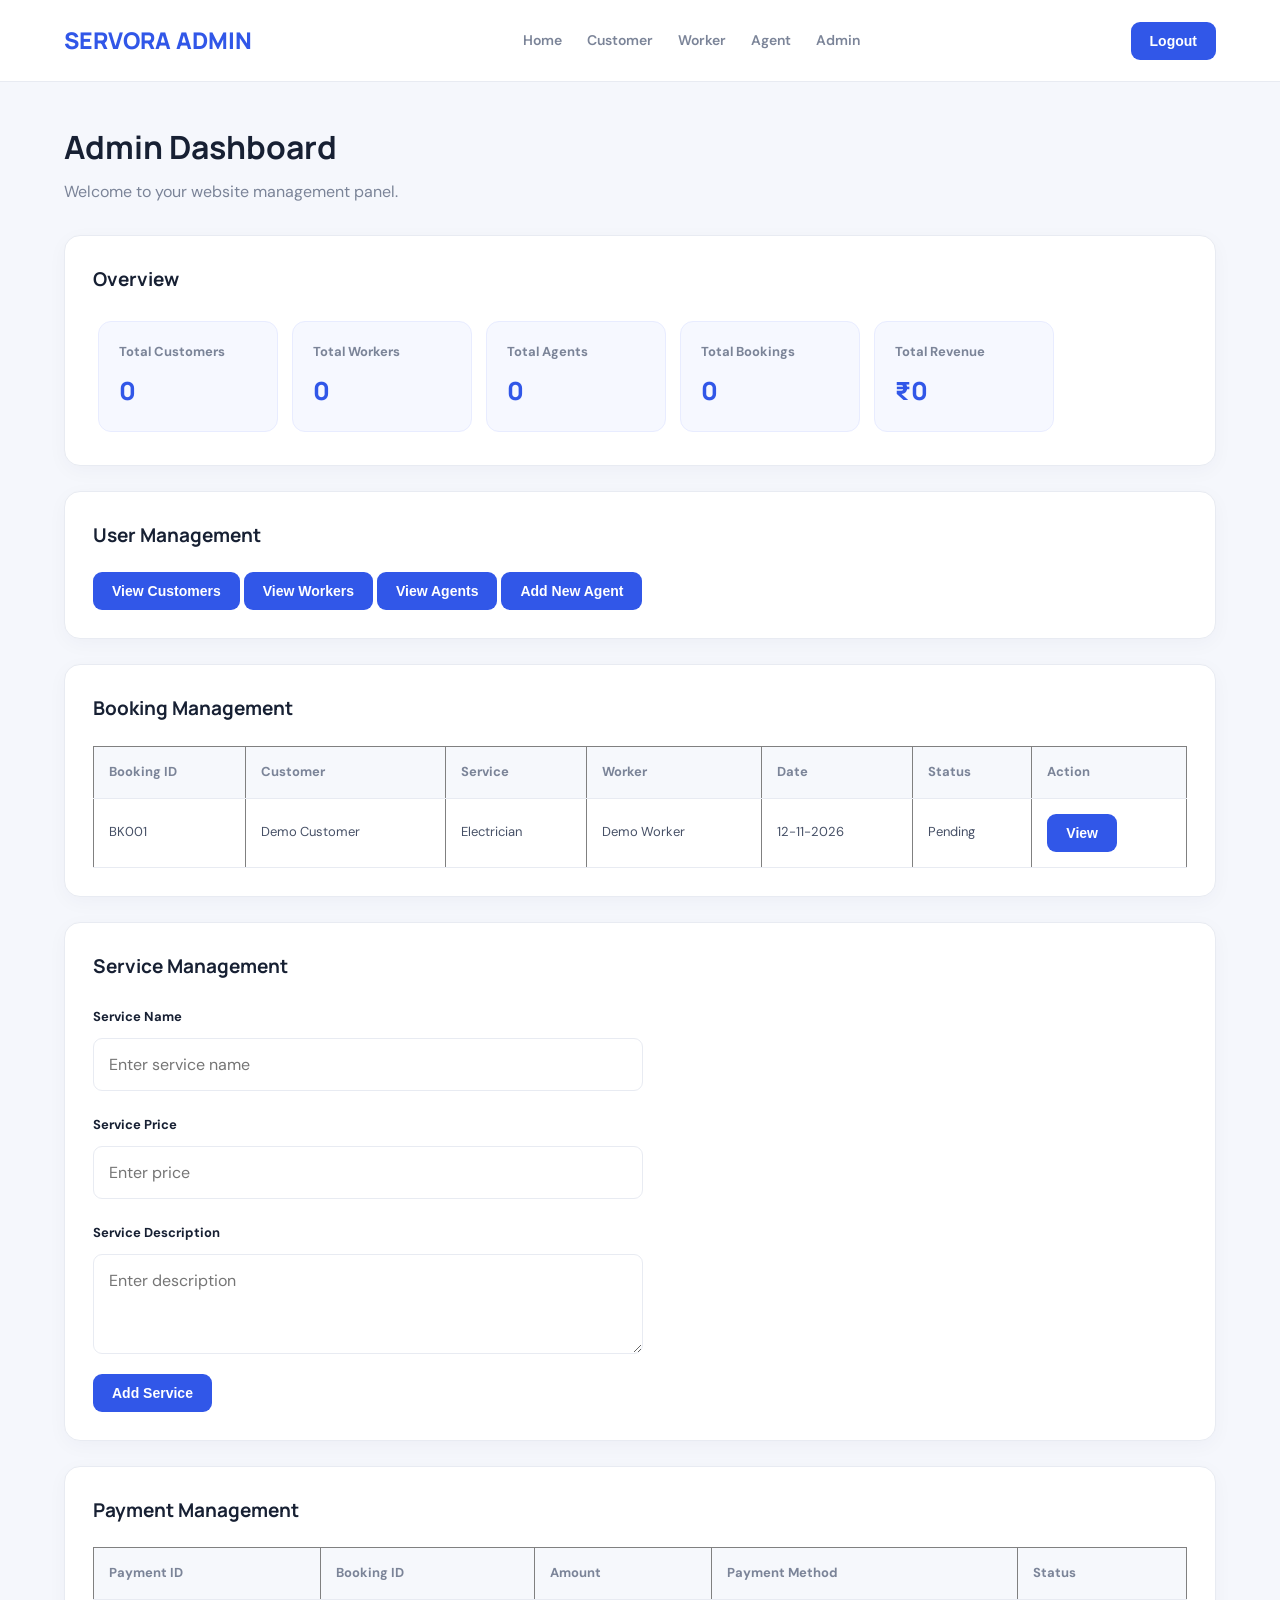
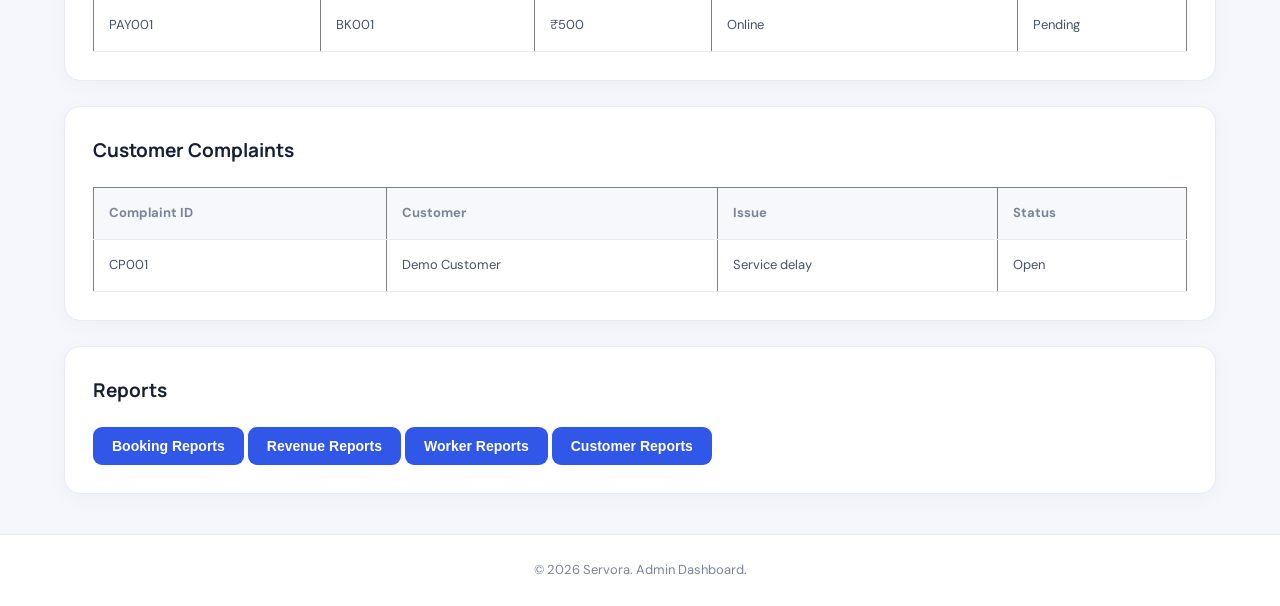
<file: admin.html>
<!DOCTYPE html>
<html lang="en">
<head>
    <meta charset="UTF-8">
    <meta name="viewport" content="width=device-width, initial-scale=1.0">
    <title>Admin Dashboard | Servora</title>
<link rel="stylesheet" href="css/admin.css">

</head>

<body>

    <!-- Header -->
    <header>
        <h1>SERVORA ADMIN</h1>

        <nav>
            <a href="index.html">Home</a>
            <a href="customer.html">Customer</a>
            <a href="worker.html">Worker</a>
            <a href="agent.html">Agent</a>
            <a href="admin.html">Admin</a>
        </nav>

        <button type="button">Logout</button>
    </header>

    <!-- Dashboard -->
    <main>

        <h2>Admin Dashboard</h2>
        <p>Welcome to your website management panel.</p>

        <!-- Statistics -->
        <section>
            <h3>Overview</h3>

            <div>
                <h4>Total Customers</h4>
                <p>0</p>
            </div>

            <div>
                <h4>Total Workers</h4>
                <p>0</p>
            </div>

            <div>
                <h4>Total Agents</h4>
                <p>0</p>
            </div>

            <div>
                <h4>Total Bookings</h4>
                <p>0</p>
            </div>

            <div>
                <h4>Total Revenue</h4>
                <p>₹0</p>
            </div>
        </section>

        <!-- User Management -->
        <section>
            <h3>User Management</h3>

            <button type="button">View Customers</button>
            <button type="button">View Workers</button>
            <button type="button">View Agents</button>
            <button type="button">Add New Agent</button>
        </section>

        <!-- Booking Management -->
        <section>
            <h3>Booking Management</h3>

            <table border="1">
                <thead>
                    <tr>
                        <th>Booking ID</th>
                        <th>Customer</th>
                        <th>Service</th>
                        <th>Worker</th>
                        <th>Date</th>
                        <th>Status</th>
                        <th>Action</th>
                    </tr>
                </thead>

                <tbody>
                    <tr>
                        <td>BK001</td>
                        <td>Demo Customer</td>
                        <td>Electrician</td>
                        <td>Demo Worker</td>
                        <td>12-11-2026</td>
                        <td>Pending</td>
                        <td><button type="button">View</button></td>
                    </tr>
                </tbody>
            </table>
        </section>

        <!-- Service Management -->
        <section>
            <h3>Service Management</h3>

            <form action="#">
                <label>Service Name</label>
                <input type="text" placeholder="Enter service name">

                <label>Service Price</label>
                <input type="number" placeholder="Enter price">

                <label>Service Description</label>
                <textarea placeholder="Enter description"></textarea>

                <button type="submit">Add Service</button>
            </form>
        </section>

        <!-- Payment Management -->
        <section>
            <h3>Payment Management</h3>

            <table border="1">
                <thead>
                    <tr>
                        <th>Payment ID</th>
                        <th>Booking ID</th>
                        <th>Amount</th>
                        <th>Payment Method</th>
                        <th>Status</th>
                    </tr>
                </thead>

                <tbody>
                    <tr>
                        <td>PAY001</td>
                        <td>BK001</td>
                        <td>₹500</td>
                        <td>Online</td>
                        <td>Pending</td>
                    </tr>
                </tbody>
            </table>
        </section>

        <!-- Complaints -->
        <section>
            <h3>Customer Complaints</h3>

            <table border="1">
                <tr>
                    <th>Complaint ID</th>
                    <th>Customer</th>
                    <th>Issue</th>
                    <th>Status</th>
                </tr>

                <tr>
                    <td>CP001</td>
                    <td>Demo Customer</td>
                    <td>Service delay</td>
                    <td>Open</td>
                </tr>
            </table>
        </section>

        <!-- Reports -->
        <section>
            <h3>Reports</h3>

            <button type="button">Booking Reports</button>
            <button type="button">Revenue Reports</button>
            <button type="button">Worker Reports</button>
            <button type="button">Customer Reports</button>
        </section>

    </main>

    <!-- Footer -->
    <footer>
        <p>© 2026 Servora. Admin Dashboard.</p>
    </footer>

</body>
</html>
</file>
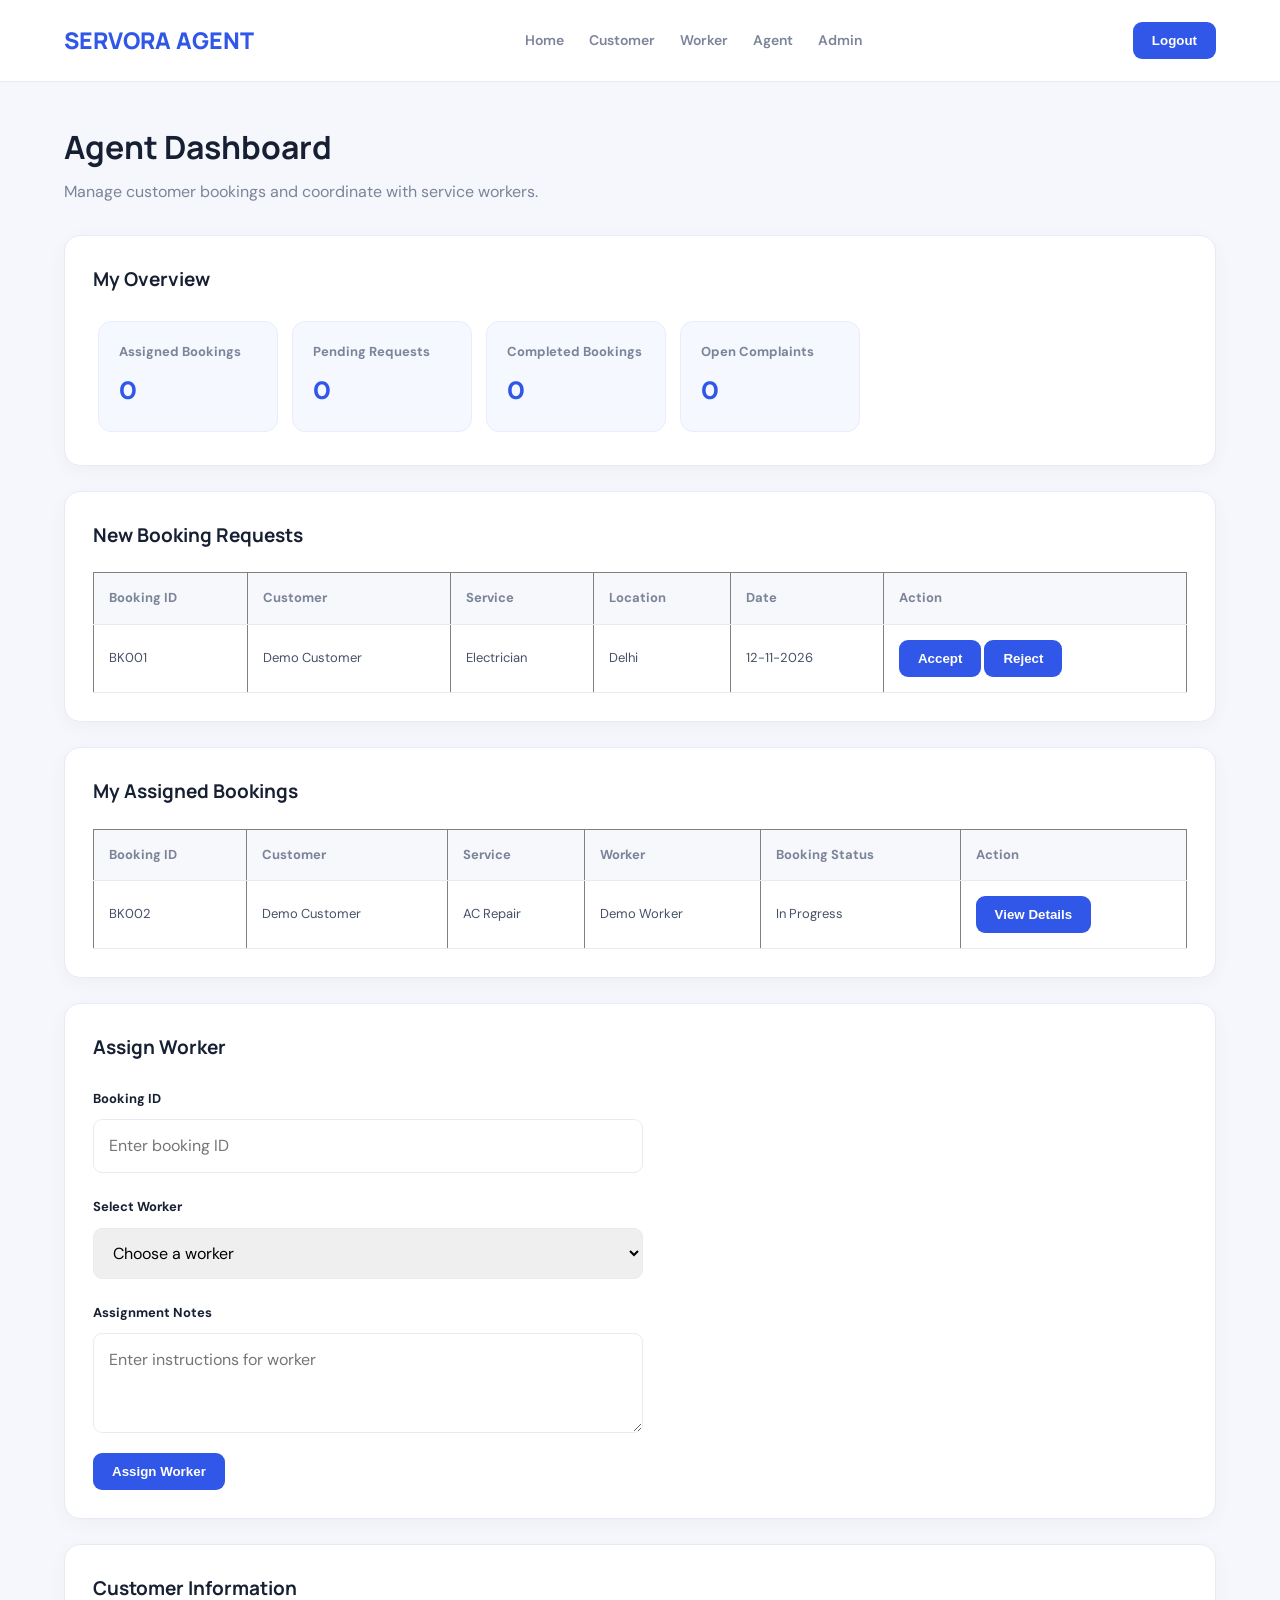
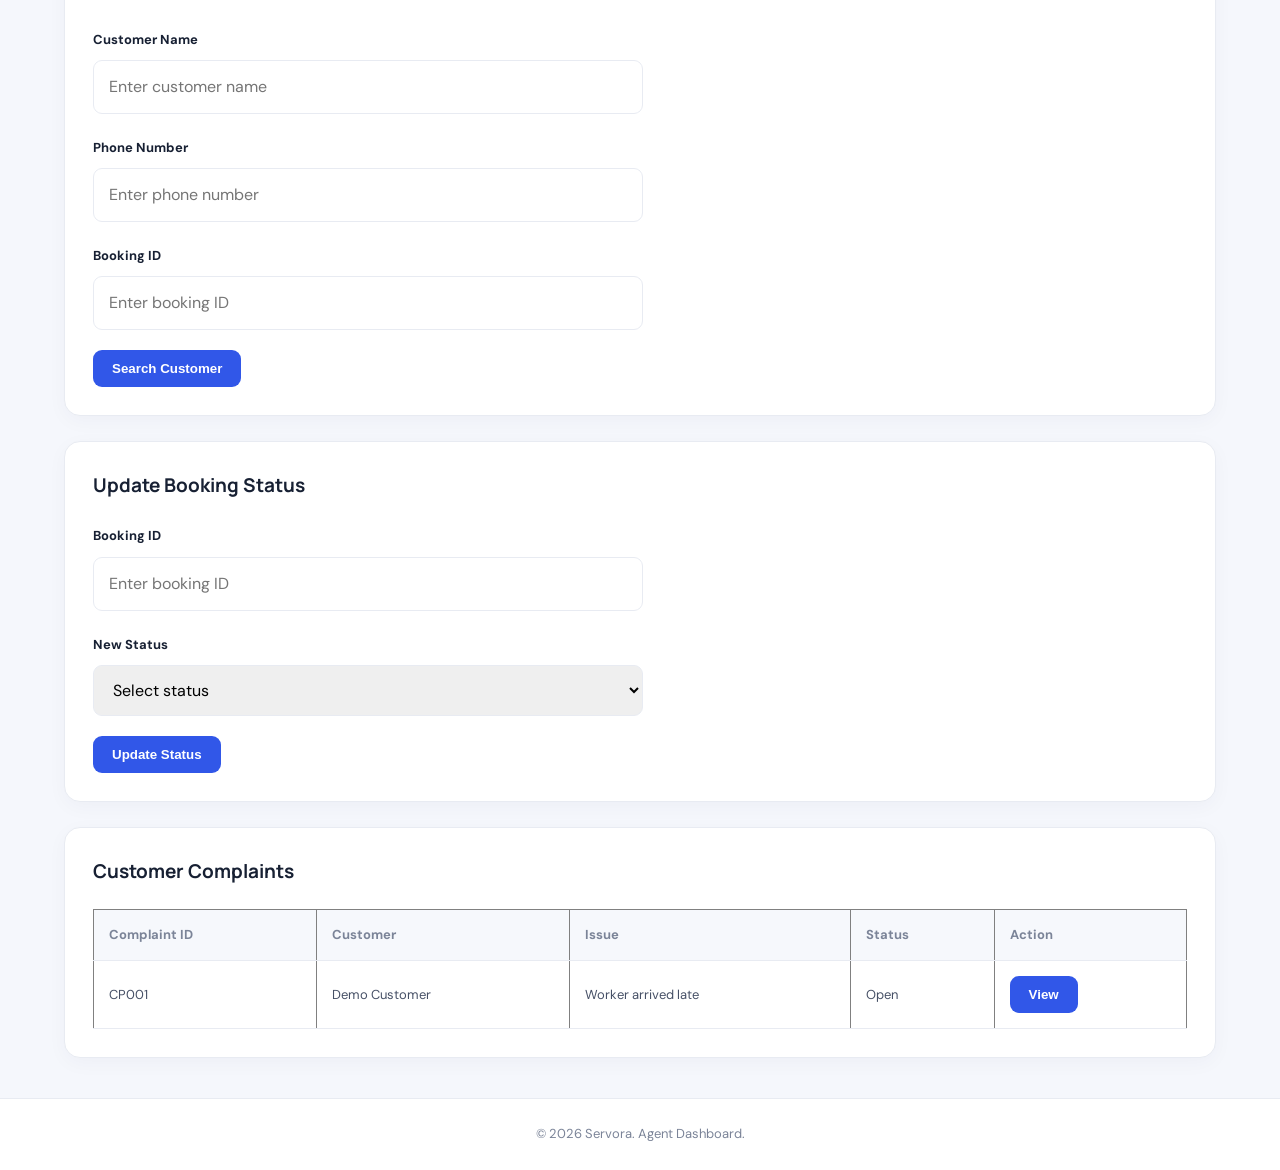
<file: agent.html>
<!DOCTYPE html>
<html lang="en">
<head>
    <meta charset="UTF-8">
    <meta name="viewport" content="width=device-width, initial-scale=1.0">
    <title>Agent Dashboard | Servora</title>
<link rel="stylesheet" href="css/agent.css">

</head>

<body>

    <!-- Header -->
    <header>
        <h1>SERVORA AGENT</h1>

        <nav>
            <a href="index.html">Home</a>
            <a href="customer.html">Customer</a>
            <a href="worker.html">Worker</a>
            <a href="agent.html">Agent</a>
            <a href="admin.html">Admin</a>
        </nav>

        <button type="button">Logout</button>
    </header>

    <main>

        <h2>Agent Dashboard</h2>
        <p>Manage customer bookings and coordinate with service workers.</p>

        <!-- Dashboard Statistics -->
        <section>
            <h3>My Overview</h3>

            <div>
                <h4>Assigned Bookings</h4>
                <p>0</p>
            </div>

            <div>
                <h4>Pending Requests</h4>
                <p>0</p>
            </div>

            <div>
                <h4>Completed Bookings</h4>
                <p>0</p>
            </div>

            <div>
                <h4>Open Complaints</h4>
                <p>0</p>
            </div>
        </section>

        <!-- New Booking Requests -->
        <section>
            <h3>New Booking Requests</h3>

            <table border="1">
                <thead>
                    <tr>
                        <th>Booking ID</th>
                        <th>Customer</th>
                        <th>Service</th>
                        <th>Location</th>
                        <th>Date</th>
                        <th>Action</th>
                    </tr>
                </thead>

                <tbody>
                    <tr>
                        <td>BK001</td>
                        <td>Demo Customer</td>
                        <td>Electrician</td>
                        <td>Delhi</td>
                        <td>12-11-2026</td>
                        <td>
                            <button type="button">Accept</button>
                            <button type="button">Reject</button>
                        </td>
                    </tr>
                </tbody>
            </table>
        </section>

        <!-- Assigned Bookings -->
        <section>
            <h3>My Assigned Bookings</h3>

            <table border="1">
                <thead>
                    <tr>
                        <th>Booking ID</th>
                        <th>Customer</th>
                        <th>Service</th>
                        <th>Worker</th>
                        <th>Booking Status</th>
                        <th>Action</th>
                    </tr>
                </thead>

                <tbody>
                    <tr>
                        <td>BK002</td>
                        <td>Demo Customer</td>
                        <td>AC Repair</td>
                        <td>Demo Worker</td>
                        <td>In Progress</td>
                        <td><button type="button">View Details</button></td>
                    </tr>
                </tbody>
            </table>
        </section>

        <!-- Worker Coordination -->
        <section>
            <h3>Assign Worker</h3>

            <form action="#">
                <label>Booking ID</label>
                <input type="text" placeholder="Enter booking ID">

                <label>Select Worker</label>
                <select>
                    <option value="">Choose a worker</option>
                    <option>Worker 1</option>
                    <option>Worker 2</option>
                    <option>Worker 3</option>
                </select>

                <label>Assignment Notes</label>
                <textarea placeholder="Enter instructions for worker"></textarea>

                <button type="submit">Assign Worker</button>
            </form>
        </section>

        <!-- Customer Details -->
        <section>
            <h3>Customer Information</h3>

            <form action="#">
                <label>Customer Name</label>
                <input type="text" placeholder="Enter customer name">

                <label>Phone Number</label>
                <input type="tel" placeholder="Enter phone number">

                <label>Booking ID</label>
                <input type="text" placeholder="Enter booking ID">

                <button type="button">Search Customer</button>
            </form>
        </section>

        <!-- Booking Status -->
        <section>
            <h3>Update Booking Status</h3>

            <form action="#">
                <label>Booking ID</label>
                <input type="text" placeholder="Enter booking ID">

                <label>New Status</label>
                <select>
                    <option value="">Select status</option>
                    <option>Pending</option>
                    <option>Confirmed</option>
                    <option>Worker Assigned</option>
                    <option>In Progress</option>
                    <option>Completed</option>
                    <option>Cancelled</option>
                </select>

                <button type="submit">Update Status</button>
            </form>
        </section>

        <!-- Complaints -->
        <section>
            <h3>Customer Complaints</h3>

            <table border="1">
                <thead>
                    <tr>
                        <th>Complaint ID</th>
                        <th>Customer</th>
                        <th>Issue</th>
                        <th>Status</th>
                        <th>Action</th>
                    </tr>
                </thead>

                <tbody>
                    <tr>
                        <td>CP001</td>
                        <td>Demo Customer</td>
                        <td>Worker arrived late</td>
                        <td>Open</td>
                        <td><button type="button">View</button></td>
                    </tr>
                </tbody>
            </table>
        </section>

    </main>

    <footer>
        <p>© 2026 Servora. Agent Dashboard.</p>
    </footer>

</body>
</html>
</file>
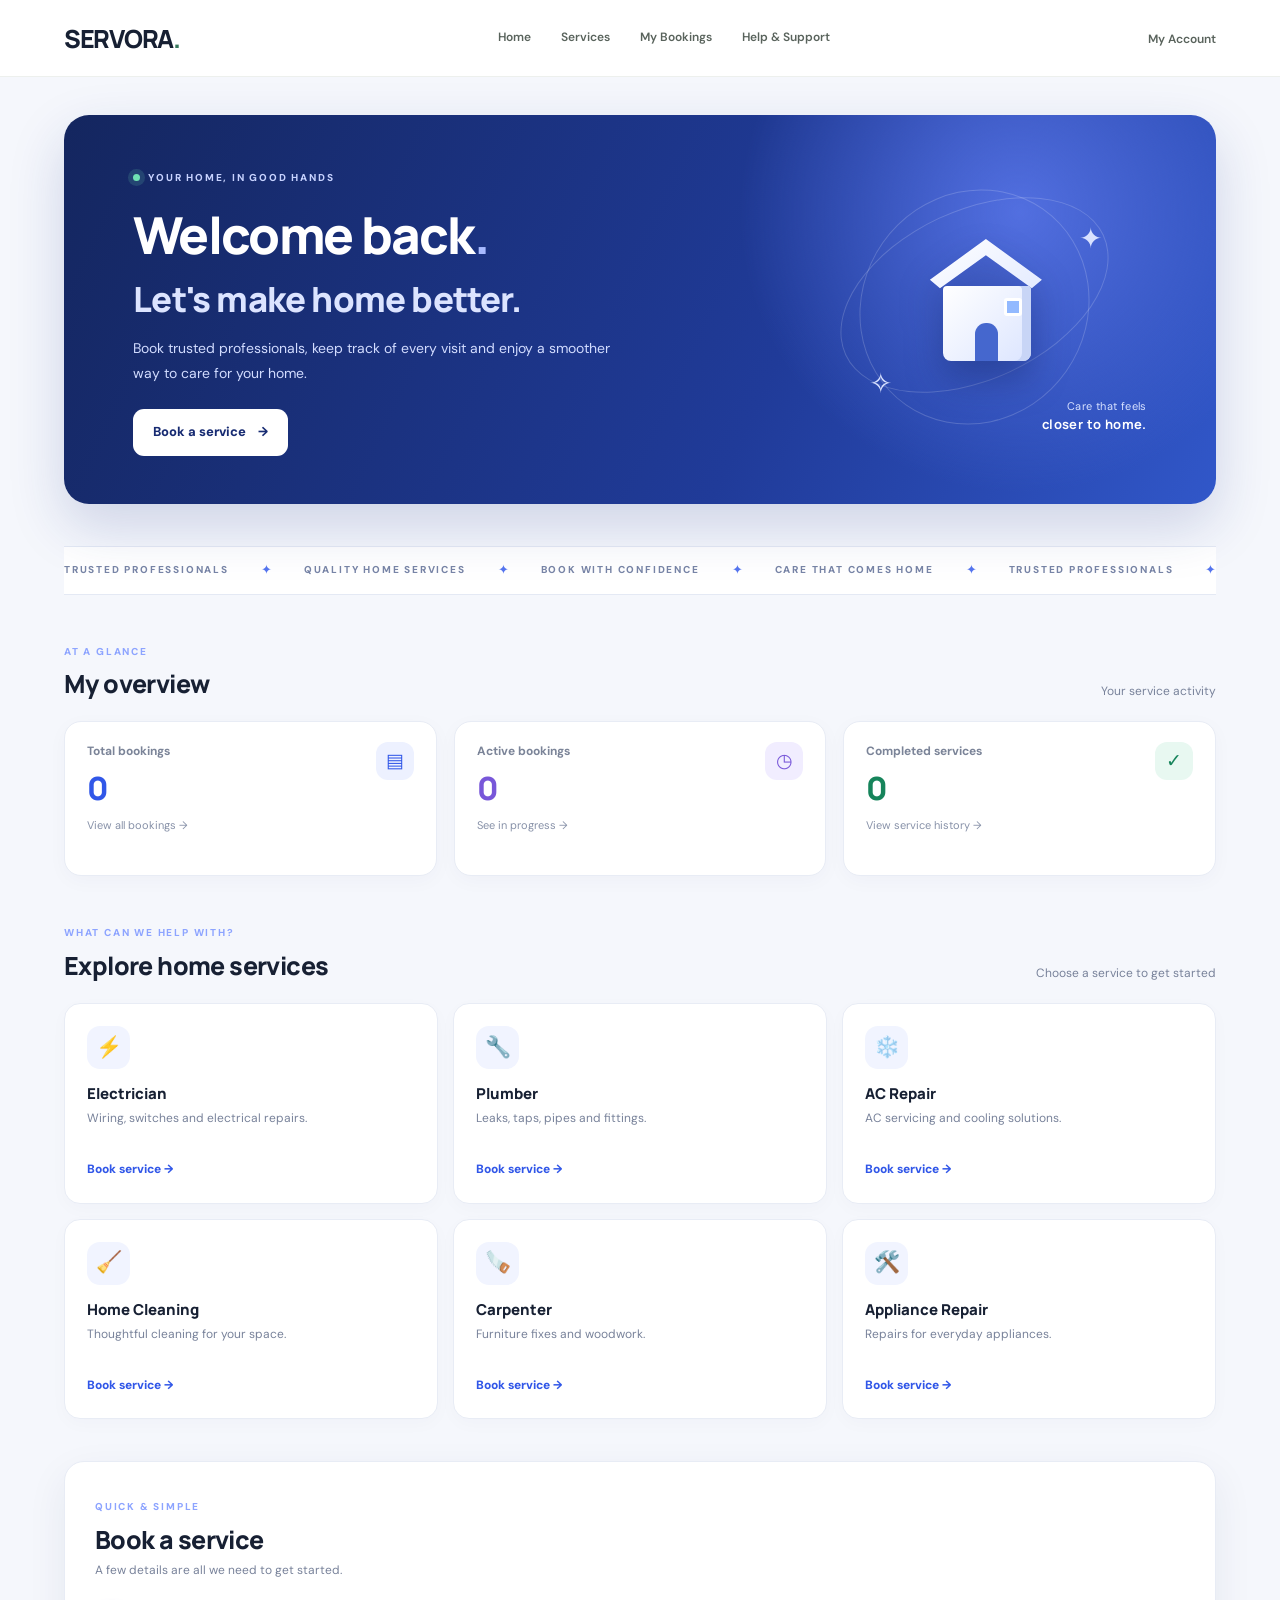
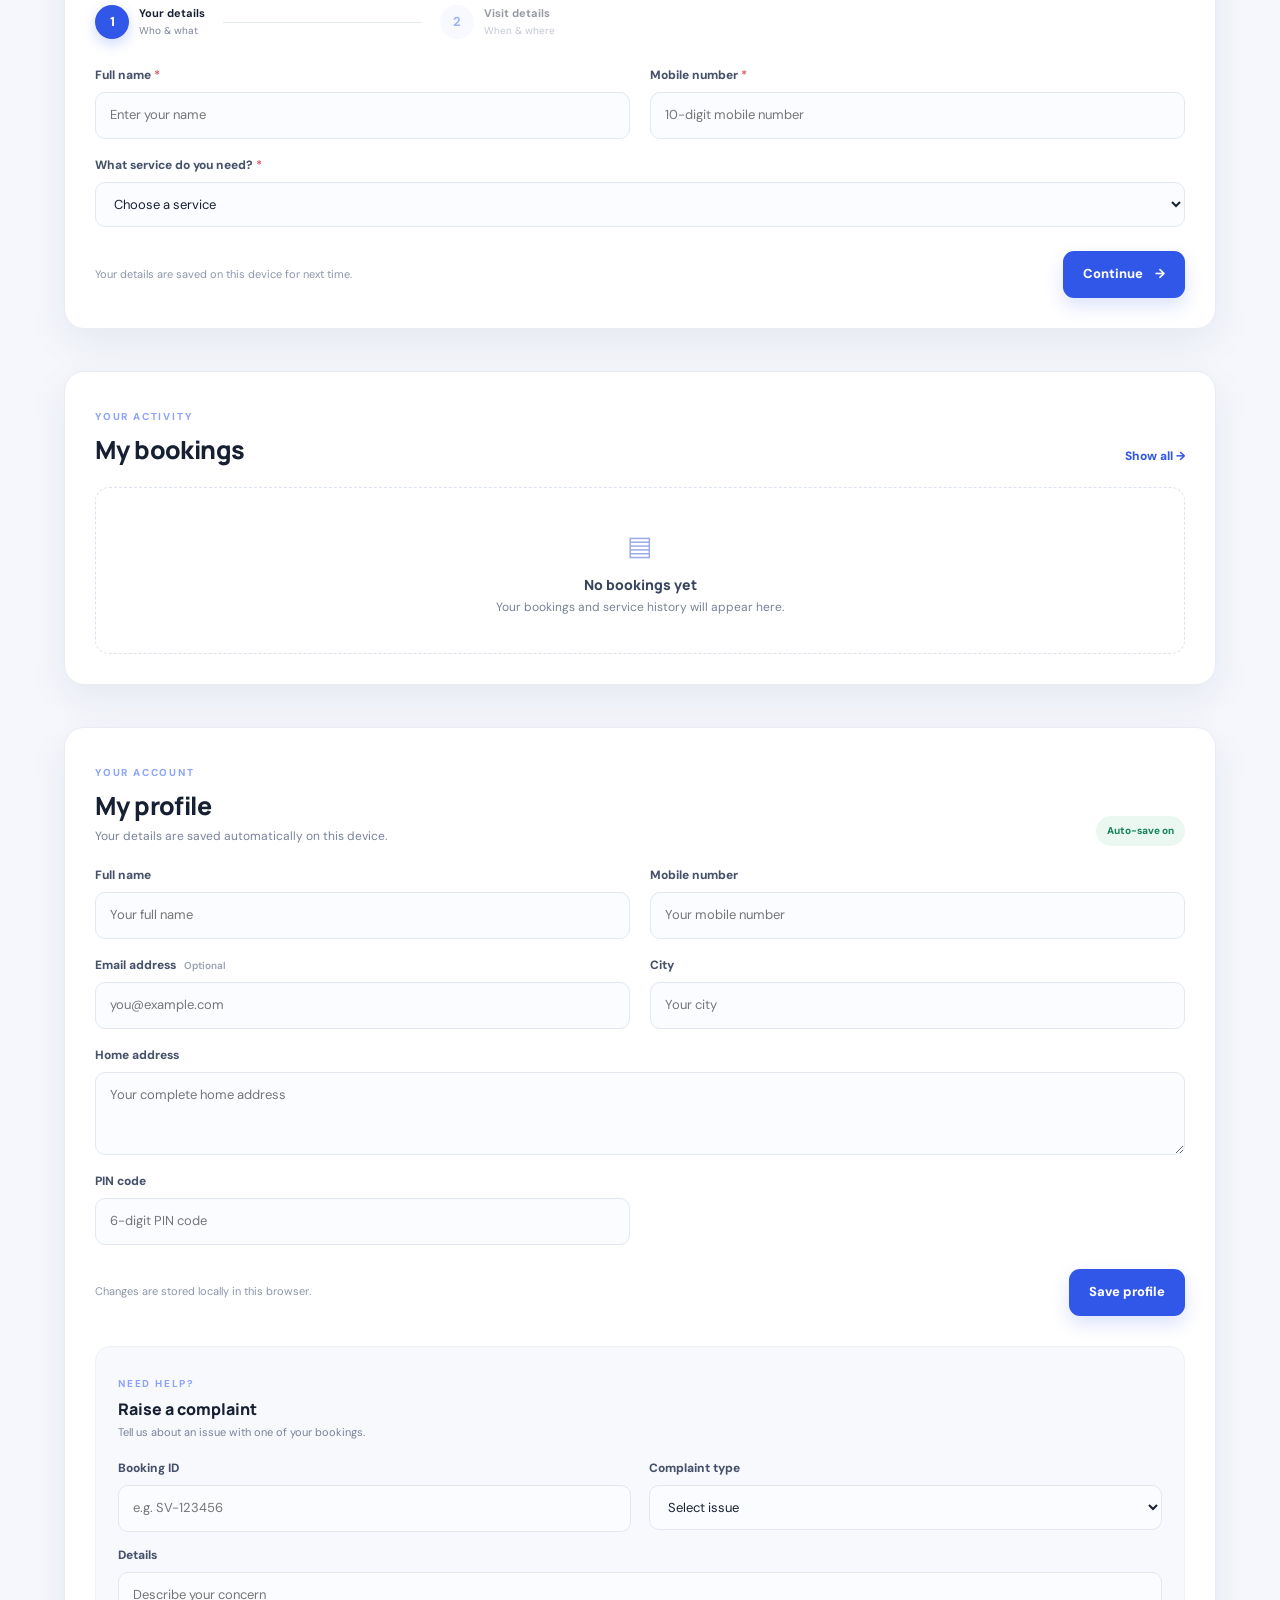
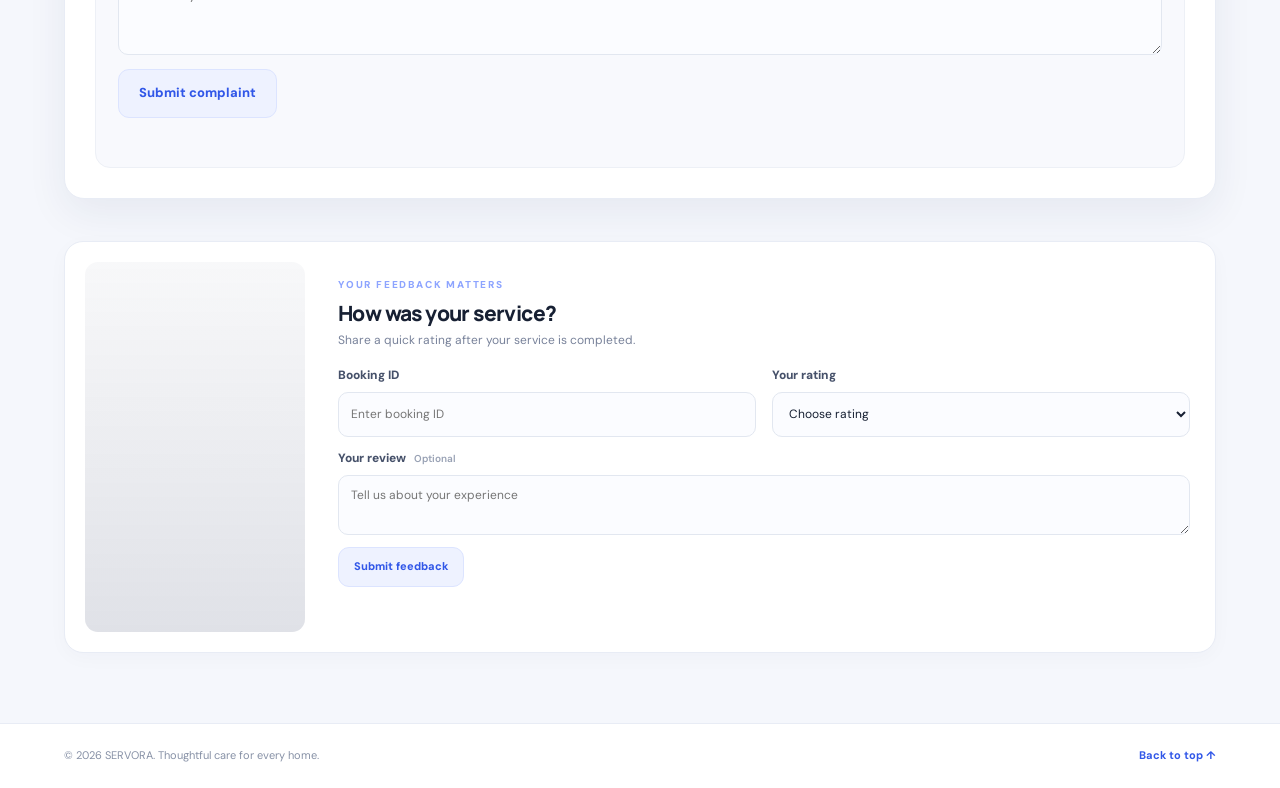
<file: customer.html>
<!DOCTYPE html>
<html lang="en">
<head>
    <meta charset="UTF-8">
    <meta name="viewport" content="width=device-width, initial-scale=1.0">
    <meta name="theme-color" content="#172b72">
    <title>Customer Dashboard | SERVORA</title>
    <link rel="preconnect" href="https://fonts.googleapis.com">
    <link rel="preconnect" href="https://fonts.gstatic.com" crossorigin>
    <link href="https://fonts.googleapis.com/css2?family=DM+Sans:wght@400;500;600;700&family=Manrope:wght@400;500;600;700;800&display=swap" rel="stylesheet">
    <link rel="stylesheet" href="css/customer.css">
    <script src="js/customer.js" defer></script>
</head>
<body>
    <header class="customer-header">
    <div class="customer-nav">

        <a href="index.html" class="customer-logo">
            SERVORA<span>.</span>
        </a>

        <nav class="customer-nav-links" id="customerNav">
            <a href="index.html">Home</a>
            <a href="index.html#services">Services</a>
            <a href="#bookings">My Bookings</a>
            <a href="#support">Help & Support</a>
        </nav>

        <div class="customer-nav-actions">
            <a href="#profile" class="account-link">My Account</a>
            <button class="customer-menu" id="customerMenu" aria-label="Open menu">☰</button>
        </div>

    </div>
</header>

    <main class="page-shell">
        <section class="welcome-hero">
            <div class="hero-copy">
                <span class="eyebrow"><span class="live-dot"></span> YOUR HOME, IN GOOD HANDS</span>
                <h1>Welcome back<span class="hero-period">.</span><br><span id="welcome-name">Let's make home better.</span></h1>
                <p>Book trusted professionals, keep track of every visit and enjoy a smoother way to care for your home.</p>
                <a class="primary-button hero-button" href="#book-service">Book a service <span aria-hidden="true">→</span></a>
            </div>
            <div class="hero-art" aria-hidden="true">
                <div class="art-orbit orbit-one"></div><div class="art-orbit orbit-two"></div>
                <div class="art-house"><span class="house-roof"></span><span class="house-body"><i></i><b></b></span></div>
                <span class="art-spark spark-one">✦</span><span class="art-spark spark-two">✧</span>
                <span class="art-label">Care that feels<br><strong>closer to home.</strong></span>
            </div>
        </section>

        <div class="ticker" aria-label="Servora service highlights"><div class="ticker-track">
            <span>TRUSTED PROFESSIONALS</span><i>✦</i><span>QUALITY HOME SERVICES</span><i>✦</i><span>BOOK WITH CONFIDENCE</span><i>✦</i><span>CARE THAT COMES HOME</span><i>✦</i>
            <span>TRUSTED PROFESSIONALS</span><i>✦</i><span>QUALITY HOME SERVICES</span><i>✦</i><span>BOOK WITH CONFIDENCE</span><i>✦</i><span>CARE THAT COMES HOME</span><i>✦</i>
        </div></div>

        <section class="overview-section" aria-labelledby="overview-title">
            <div class="section-heading"><div><span class="eyebrow">AT A GLANCE</span><h2 id="overview-title">My overview</h2></div><span class="muted-note">Your service activity</span></div>
            <div class="stats-grid">
                <button class="stat-card stat-blue" type="button" data-view="all"><span class="stat-icon">▤</span><span class="stat-label">Total bookings</span><strong id="total-bookings">0</strong><span class="stat-foot">View all bookings →</span></button>
                <button class="stat-card stat-violet" type="button" data-view="active"><span class="stat-icon">◷</span><span class="stat-label">Active bookings</span><strong id="active-bookings">0</strong><span class="stat-foot">See in progress →</span></button>
                <button class="stat-card stat-green" type="button" data-view="completed"><span class="stat-icon">✓</span><span class="stat-label">Completed services</span><strong id="completed-bookings">0</strong><span class="stat-foot">View service history →</span></button>
            </div>
        </section>

        <section class="services-section" id="services">
            <div class="section-heading"><div><span class="eyebrow">WHAT CAN WE HELP WITH?</span><h2>Explore home services</h2></div><span class="muted-note">Choose a service to get started</span></div>
            <div class="service-grid">
                <article class="service-card"><span class="service-emoji">⚡</span><h3>Electrician</h3><p>Wiring, switches and electrical repairs.</p><button type="button" class="text-button choose-service" data-service="Electrician">Book service <span>→</span></button></article>
                <article class="service-card"><span class="service-emoji">🔧</span><h3>Plumber</h3><p>Leaks, taps, pipes and fittings.</p><button type="button" class="text-button choose-service" data-service="Plumber">Book service <span>→</span></button></article>
                <article class="service-card"><span class="service-emoji">❄️</span><h3>AC Repair</h3><p>AC servicing and cooling solutions.</p><button type="button" class="text-button choose-service" data-service="AC Repair">Book service <span>→</span></button></article>
                <article class="service-card"><span class="service-emoji">🧹</span><h3>Home Cleaning</h3><p>Thoughtful cleaning for your space.</p><button type="button" class="text-button choose-service" data-service="Home Cleaning">Book service <span>→</span></button></article>
                <article class="service-card"><span class="service-emoji">🪚</span><h3>Carpenter</h3><p>Furniture fixes and woodwork.</p><button type="button" class="text-button choose-service" data-service="Carpenter">Book service <span>→</span></button></article>
                <article class="service-card"><span class="service-emoji">🛠️</span><h3>Appliance Repair</h3><p>Repairs for everyday appliances.</p><button type="button" class="text-button choose-service" data-service="Appliance Repair">Book service <span>→</span></button></article>
            </div>
        </section>

        <section class="booking-section" id="book-service">
            <div class="section-heading"><div><span class="eyebrow">QUICK & SIMPLE</span><h2>Book a service</h2><p class="section-subtitle">A few details are all we need to get started.</p></div></div>
            <div class="step-indicator"><div class="step active" id="step-indicator-1"><span>1</span><div><strong>Your details</strong><small>Who & what</small></div></div><div class="step-line"></div><div class="step" id="step-indicator-2"><span>2</span><div><strong>Visit details</strong><small>When & where</small></div></div></div>
            <form id="booking-step-one" class="booking-form">
                <div class="form-grid">
                    <div class="field"><label for="booking-name">Full name <b>*</b></label><input id="booking-name" name="name" type="text" placeholder="Enter your name" autocomplete="name" required></div>
                    <div class="field"><label for="booking-mobile">Mobile number <b>*</b></label><input id="booking-mobile" name="mobile" type="tel" inputmode="numeric" maxlength="10" placeholder="10-digit mobile number" autocomplete="tel" required></div>
                    <div class="field field-wide"><label for="booking-service">What service do you need? <b>*</b></label><select id="booking-service" name="service" required><option value="">Choose a service</option><option>Electrician</option><option>Plumber</option><option>AC Repair</option><option>Home Cleaning</option><option>Carpenter</option><option>Appliance Repair</option><option>Other</option></select></div>
                </div>
                <div class="form-actions"><span class="form-hint">Your details are saved on this device for next time.</span><button class="primary-button" type="submit">Continue <span>→</span></button></div>
            </form>

            <form id="booking-step-two" class="booking-form hidden" novalidate>
                <div class="booking-summary" id="booking-summary"></div>
                <div class="form-grid">
                    <div class="field"><label for="booking-date">Preferred date <b>*</b></label><input id="booking-date" type="date" required></div>
                    <div class="field"><label for="booking-time">Preferred time <span class="optional">Optional</span></label><input id="booking-time" type="time"></div>
                    <div class="field"><label for="booking-location">Area / locality <b>*</b></label><input id="booking-location" type="text" placeholder="e.g. Lajpat Nagar" required></div>
                    <div class="field field-wide"><label for="booking-address">Complete service address <b>*</b></label><textarea id="booking-address" rows="3" placeholder="House / flat number, street, landmark and PIN code" required></textarea></div>
                    <div class="field field-wide"><label for="booking-problem">Tell us what you need <span class="optional">Optional</span></label><textarea id="booking-problem" rows="3" placeholder="Briefly describe the issue or work required"></textarea></div>
                </div>
                <div class="form-actions"><button class="secondary-button" id="back-to-step-one" type="button">← Back</button><button class="primary-button" type="submit">Confirm booking <span>→</span></button></div>
            </form>
            <div id="booking-success" class="success-panel hidden" role="status"></div>
        </section>

        <section class="bookings-section" id="my-bookings">
            <div class="section-heading"><div><span class="eyebrow">YOUR ACTIVITY</span><h2 id="bookings-heading">My bookings</h2></div><button type="button" class="text-button" id="show-all-bookings">Show all <span>→</span></button></div>
            <div id="bookings-list" class="bookings-list"><div class="empty-state"><span>▤</span><h3>No bookings yet</h3><p>Your bookings and service history will appear here.</p></div></div>
        </section>

        <section class="profile-section" id="profile">
            <div class="section-heading"><div><span class="eyebrow">YOUR ACCOUNT</span><h2>My profile</h2><p class="section-subtitle">Your details are saved automatically on this device.</p></div><span class="profile-status" id="profile-save-status">Auto-save on</span></div>
            <form id="profile-form" class="booking-form">
                <div class="form-grid">
                    <div class="field"><label for="profile-name">Full name</label><input id="profile-name" type="text" autocomplete="name" placeholder="Your full name"></div>
                    <div class="field"><label for="profile-mobile">Mobile number</label><input id="profile-mobile" type="tel" inputmode="numeric" maxlength="10" autocomplete="tel" placeholder="Your mobile number"></div>
                    <div class="field"><label for="profile-email">Email address <span class="optional">Optional</span></label><input id="profile-email" type="email" autocomplete="email" placeholder="you@example.com"></div>
                    <div class="field"><label for="profile-city">City</label><input id="profile-city" type="text" autocomplete="address-level2" placeholder="Your city"></div>
                    <div class="field field-wide"><label for="profile-address">Home address</label><textarea id="profile-address" rows="2" autocomplete="street-address" placeholder="Your complete home address"></textarea></div>
                    <div class="field"><label for="profile-pincode">PIN code</label><input id="profile-pincode" type="text" inputmode="numeric" maxlength="6" placeholder="6-digit PIN code"></div>
                </div>
                <div class="form-actions"><span class="form-hint">Changes are stored locally in this browser.</span><button class="primary-button" type="submit">Save profile</button></div>
            </form>
            <div class="complaint-box">
                <div><span class="eyebrow">NEED HELP?</span><h3>Raise a complaint</h3><p>Tell us about an issue with one of your bookings.</p></div>
                <form id="complaint-form" class="complaint-form">
                    <div class="field"><label for="complaint-booking">Booking ID</label><input id="complaint-booking" type="text" placeholder="e.g. SV-123456"></div>
                    <div class="field"><label for="complaint-type">Complaint type</label><select id="complaint-type" required><option value="">Select issue</option><option>Worker Delay</option><option>Service Quality</option><option>Wrong Service</option><option>Other</option></select></div>
                    <div class="field field-wide"><label for="complaint-details">Details</label><textarea id="complaint-details" rows="2" placeholder="Describe your concern" required></textarea></div>
                    <button class="secondary-button" type="submit">Submit complaint</button>
                </form>
                <p id="complaint-message" class="inline-message" aria-live="polite"></p>
            </div>
        </section>

        <section class="review-section" id="rate-service">
            <div class="review-image" role="img" aria-label="A clean, welcoming home interior"></div>
            <div class="review-content"><span class="eyebrow">YOUR FEEDBACK MATTERS</span><h2>How was your service?</h2><p>Share a quick rating after your service is completed.</p>
                <form id="review-form" class="review-form"><div class="field"><label for="review-booking">Booking ID</label><input id="review-booking" type="text" placeholder="Enter booking ID" required></div><div class="field"><label for="review-rating">Your rating</label><select id="review-rating" required><option value="">Choose rating</option><option value="5">5 - Excellent</option><option value="4">4 - Very good</option><option value="3">3 - Good</option><option value="2">2 - Average</option><option value="1">1 - Poor</option></select></div><div class="field field-wide"><label for="review-text">Your review <span class="optional">Optional</span></label><textarea id="review-text" rows="2" placeholder="Tell us about your experience"></textarea></div><button class="secondary-button" type="submit">Submit feedback</button></form><p id="review-message" class="inline-message" aria-live="polite"></p>
            </div>
        </section>
    </main>

    <footer><p>© 2026 SERVORA. Thoughtful care for every home.</p><a href="#top" onclick="window.scrollTo({top:0,behavior:'smooth'});return false;">Back to top ↑</a></footer>
</body>
</html>
</file>
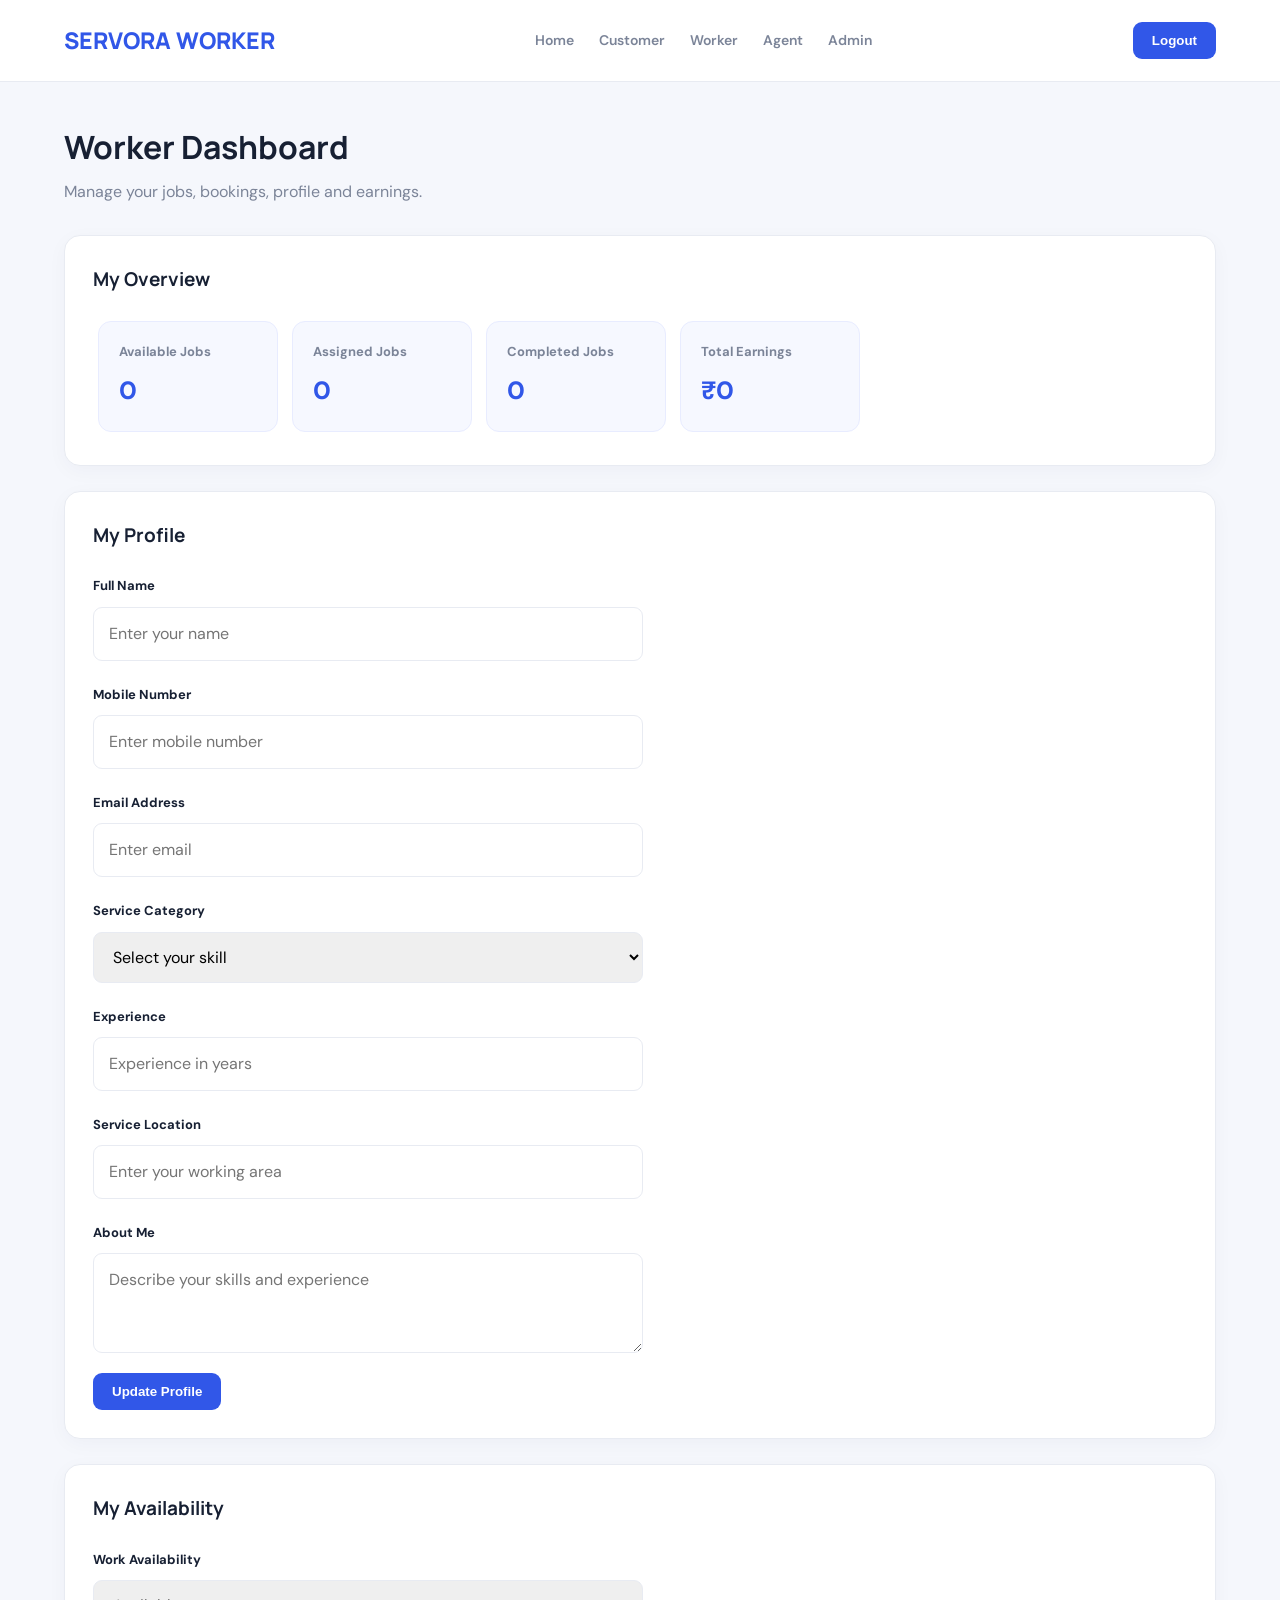
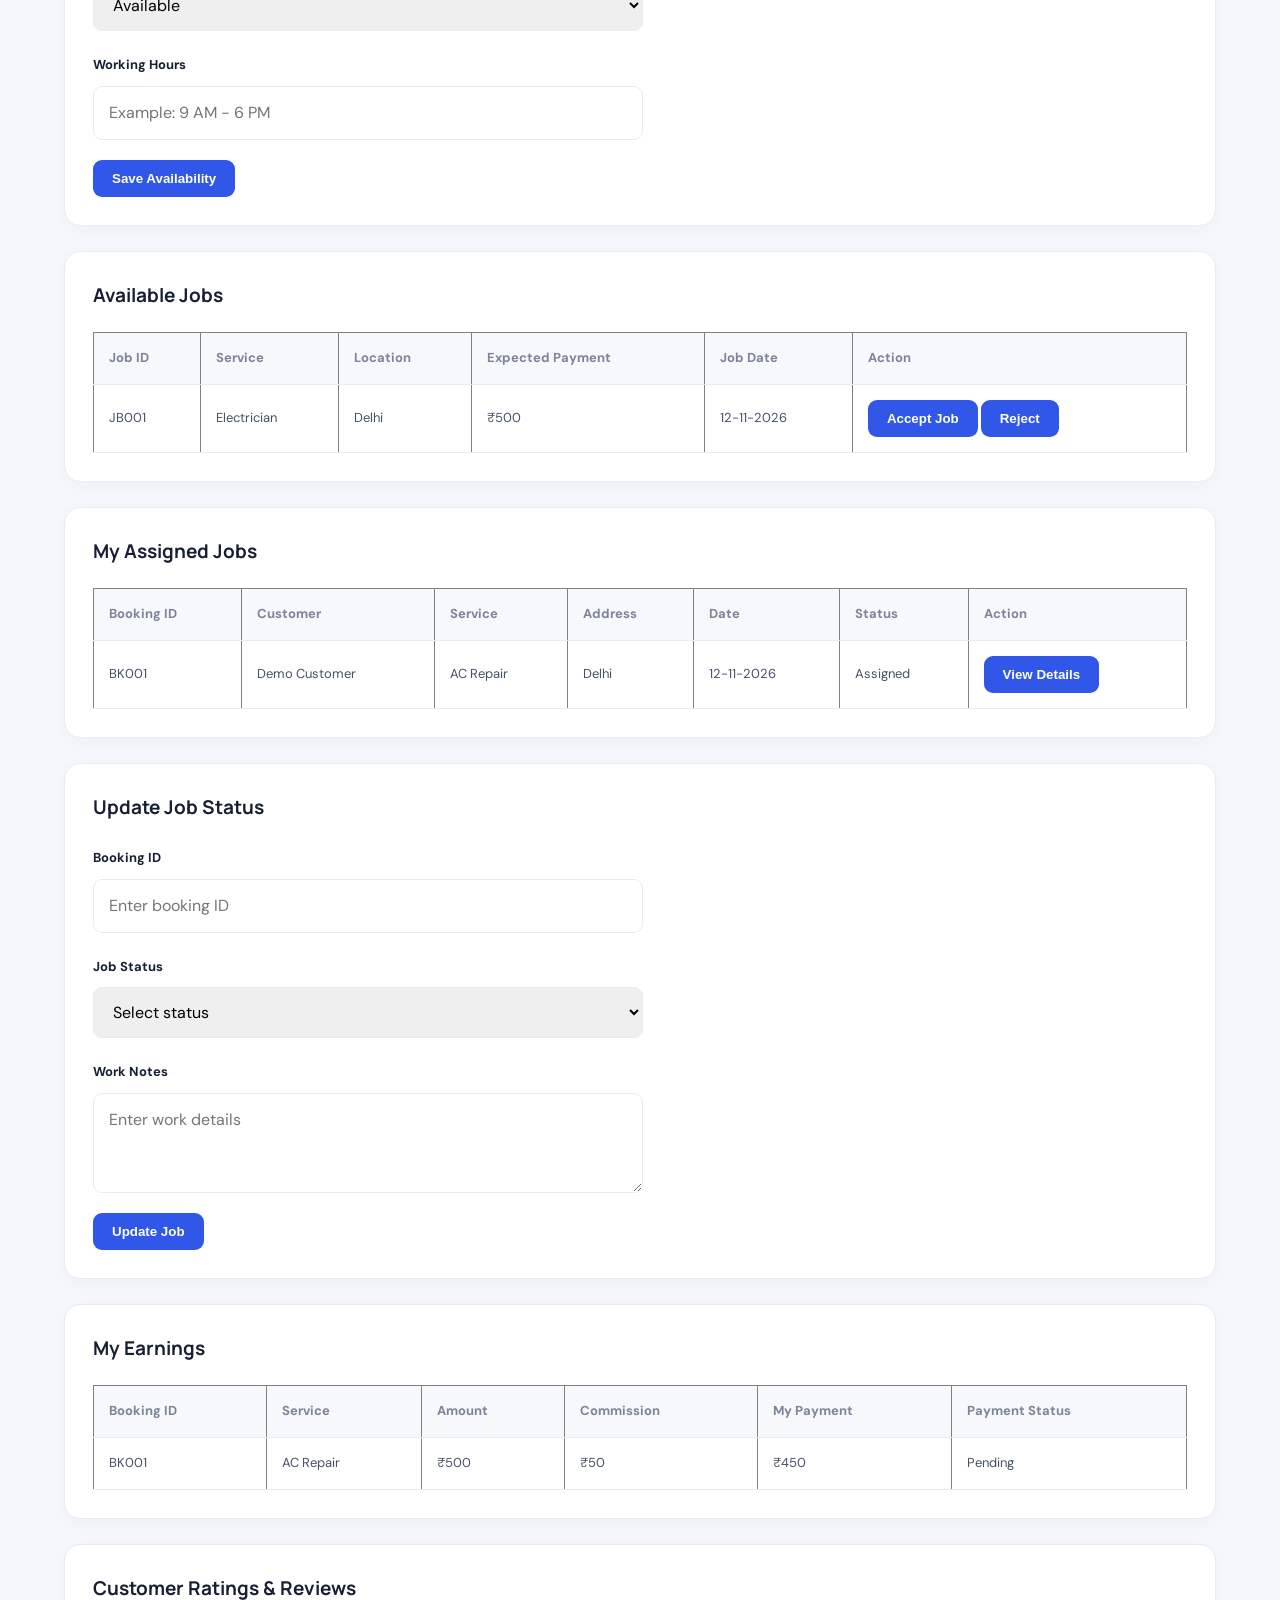
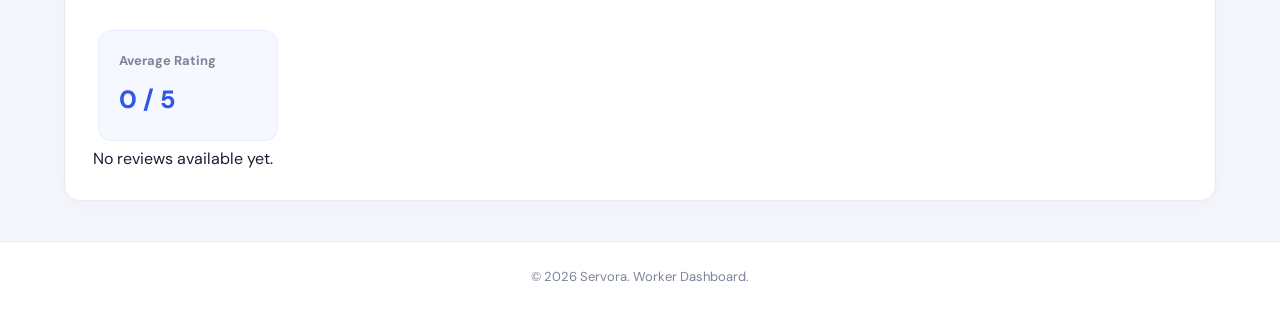
<file: worker.html>
<!DOCTYPE html>
<html lang="en">
<head>
    <meta charset="UTF-8">
    <meta name="viewport" content="width=device-width, initial-scale=1.0">
    <title>Worker Dashboard | Servora</title>

    <link rel="stylesheet" href="css/worker.css">

</head>

<body>

    <!-- Header -->
    <header>
        <h1>SERVORA WORKER</h1>

        <nav>
            <a href="index.html">Home</a>
            <a href="customer.html">Customer</a>
            <a href="worker.html">Worker</a>
            <a href="agent.html">Agent</a>
            <a href="admin.html">Admin</a>
        </nav>

        <button type="button">Logout</button>
    </header>

    <main>

        <h2>Worker Dashboard</h2>
        <p>Manage your jobs, bookings, profile and earnings.</p>

        <!-- Overview -->
        <section>
            <h3>My Overview</h3>

            <div>
                <h4>Available Jobs</h4>
                <p>0</p>
            </div>

            <div>
                <h4>Assigned Jobs</h4>
                <p>0</p>
            </div>

            <div>
                <h4>Completed Jobs</h4>
                <p>0</p>
            </div>

            <div>
                <h4>Total Earnings</h4>
                <p>₹0</p>
            </div>
        </section>

        <!-- Worker Profile -->
        <section>
            <h3>My Profile</h3>

            <form action="#">

                <label>Full Name</label>
                <input type="text" placeholder="Enter your name">

                <label>Mobile Number</label>
                <input type="tel" placeholder="Enter mobile number">

                <label>Email Address</label>
                <input type="email" placeholder="Enter email">

                <label>Service Category</label>
                <select>
                    <option value="">Select your skill</option>
                    <option>Electrician</option>
                    <option>Plumber</option>
                    <option>AC Repair</option>
                    <option>Home Cleaning</option>
                    <option>Carpenter</option>
                    <option>Appliance Repair</option>
                </select>

                <label>Experience</label>
                <input type="number" placeholder="Experience in years">

                <label>Service Location</label>
                <input type="text" placeholder="Enter your working area">

                <label>About Me</label>
                <textarea placeholder="Describe your skills and experience"></textarea>

                <button type="submit">Update Profile</button>

            </form>
        </section>

        <!-- Availability -->
        <section>
            <h3>My Availability</h3>

            <form action="#">
                <label>Work Availability</label>

                <select>
                    <option>Available</option>
                    <option>Unavailable</option>
                </select>

                <label>Working Hours</label>
                <input type="text" placeholder="Example: 9 AM - 6 PM">

                <button type="submit">Save Availability</button>
            </form>
        </section>

        <!-- Available Jobs -->
        <section>
            <h3>Available Jobs</h3>

            <table border="1">
                <thead>
                    <tr>
                        <th>Job ID</th>
                        <th>Service</th>
                        <th>Location</th>
                        <th>Expected Payment</th>
                        <th>Job Date</th>
                        <th>Action</th>
                    </tr>
                </thead>

                <tbody>
                    <tr>
                        <td>JB001</td>
                        <td>Electrician</td>
                        <td>Delhi</td>
                        <td>₹500</td>
                        <td>12-11-2026</td>
                        <td>
                            <button type="button">Accept Job</button>
                            <button type="button">Reject</button>
                        </td>
                    </tr>
                </tbody>
            </table>
        </section>

        <!-- Assigned Jobs -->
        <section>
            <h3>My Assigned Jobs</h3>

            <table border="1">
                <thead>
                    <tr>
                        <th>Booking ID</th>
                        <th>Customer</th>
                        <th>Service</th>
                        <th>Address</th>
                        <th>Date</th>
                        <th>Status</th>
                        <th>Action</th>
                    </tr>
                </thead>

                <tbody>
                    <tr>
                        <td>BK001</td>
                        <td>Demo Customer</td>
                        <td>AC Repair</td>
                        <td>Delhi</td>
                        <td>12-11-2026</td>
                        <td>Assigned</td>
                        <td><button type="button">View Details</button></td>
                    </tr>
                </tbody>
            </table>
        </section>

        <!-- Update Job Status -->
        <section>
            <h3>Update Job Status</h3>

            <form action="#">
                <label>Booking ID</label>
                <input type="text" placeholder="Enter booking ID">

                <label>Job Status</label>
                <select>
                    <option value="">Select status</option>
                    <option>Accepted</option>
                    <option>On The Way</option>
                    <option>Work Started</option>
                    <option>Completed</option>
                </select>

                <label>Work Notes</label>
                <textarea placeholder="Enter work details"></textarea>

                <button type="submit">Update Job</button>
            </form>
        </section>

        <!-- Earnings -->
        <section>
            <h3>My Earnings</h3>

            <table border="1">
                <thead>
                    <tr>
                        <th>Booking ID</th>
                        <th>Service</th>
                        <th>Amount</th>
                        <th>Commission</th>
                        <th>My Payment</th>
                        <th>Payment Status</th>
                    </tr>
                </thead>

                <tbody>
                    <tr>
                        <td>BK001</td>
                        <td>AC Repair</td>
                        <td>₹500</td>
                        <td>₹50</td>
                        <td>₹450</td>
                        <td>Pending</td>
                    </tr>
                </tbody>
            </table>
        </section>

        <!-- Ratings -->
        <section>
            <h3>Customer Ratings & Reviews</h3>

            <div>
                <h4>Average Rating</h4>
                <p>0 / 5</p>
            </div>

            <p>No reviews available yet.</p>
        </section>

    </main>

    <footer>
        <p>© 2026 Servora. Worker Dashboard.</p>
    </footer>

</body>
</html>
</file>
<file: css/admin.css>
@import url('https://fonts.googleapis.com/css2?family=DM+Sans:wght@400;500;600;700&family=Manrope:wght@400;500;600;700;800&display=swap');

:root {
    --primary: #3157e8;
    --dark: #172033;
    --muted: #7b8498;
    --background: #f5f7fc;
    --white: #ffffff;
    --border: #e8ebf2;
    --radius: 16px;
}

* {
    margin: 0;
    padding: 0;
    box-sizing: border-box;
}

body {
    font-family: 'DM Sans', sans-serif;
    background: var(--background);
    color: var(--dark);
    line-height: 1.6;
}

header {
    background: var(--white);
    min-height: 82px;
    padding: 20px 5%;
    display: flex;
    justify-content: space-between;
    align-items: center;
    border-bottom: 1px solid var(--border);
    flex-wrap: wrap;
    gap: 18px;
}

header h1 {
    font-family: 'Manrope', sans-serif;
    font-size: 23px;
    font-weight: 800;
    color: var(--primary);
}

nav {
    display: flex;
    flex-wrap: wrap;
    gap: 25px;
}

nav a {
    text-decoration: none;
    color: var(--muted);
    font-weight: 600;
    font-size: 14px;
}

nav a:hover {
    color: var(--primary);
}

button {
    background: var(--primary);
    color: white;
    border: none;
    border-radius: 9px;
    padding: 11px 19px;
    font-size: 14px;
    font-weight: 600;
    cursor: pointer;
    transition: 0.2s;
}

button:hover {
    background: #203fc0;
    transform: translateY(-1px);
}

main {
    width: 90%;
    max-width: 1450px;
    margin: 40px auto;
}

main > h2 {
    font-family: 'Manrope', sans-serif;
    font-size: 32px;
    margin-bottom: 6px;
}

main > p {
    color: var(--muted);
    margin-bottom: 30px;
}

section {
    background: var(--white);
    padding: 28px;
    margin-bottom: 25px;
    border: 1px solid var(--border);
    border-radius: var(--radius);
    box-shadow: 0 5px 20px rgba(25, 40, 80, 0.035);
    overflow-x: auto;
}

section h3 {
    font-family: 'Manrope', sans-serif;
    font-size: 19px;
    margin-bottom: 22px;
}

section div {
    display: inline-block;
    vertical-align: top;
    background: #f6f8ff;
    border: 1px solid #e8ecff;
    padding: 20px;
    border-radius: 13px;
    margin: 5px;
    min-width: 180px;
}

section div h4 {
    font-size: 13px;
    color: var(--muted);
    margin-bottom: 8px;
}

section div p {
    font-family: 'Manrope', sans-serif;
    font-size: 25px;
    font-weight: 800;
    color: var(--primary);
}

table {
    width: 100%;
    border-collapse: collapse;
    min-width: 650px;
}

th, td {
    padding: 15px;
    text-align: left;
    border-bottom: 1px solid var(--border);
    font-size: 13px;
}

th {
    background: #f6f8fc;
    color: var(--muted);
    font-weight: 700;
}

td {
    color: #465066;
}

input, select, textarea {
    display: block;
    width: 100%;
    max-width: 550px;
    padding: 13px 15px;
    margin: 9px 0 20px;
    border: 1px solid var(--border);
    border-radius: 9px;
    outline: none;
    font: inherit;
    background: white;
}

input:focus, select:focus, textarea:focus {
    border-color: var(--primary);
}

label {
    font-size: 13px;
    font-weight: 700;
}

textarea {
    min-height: 100px;
    resize: vertical;
}

footer {
    padding: 25px;
    text-align: center;
    color: var(--muted);
    background: white;
    border-top: 1px solid var(--border);
    font-size: 13px;
}

@media (max-width: 768px) {
    header {
        align-items: flex-start;
        flex-direction: column;
    }

    nav {
        gap: 14px;
    }

    main {
        width: 94%;
        margin: 25px auto;
    }

    section {
        padding: 18px;
    }

    main > h2 {
        font-size: 25px;
    }
}
</file>
<file: css/agent.css>
@import url('https://fonts.googleapis.com/css2?family=DM+Sans:wght@400;500;600;700&family=Manrope:wght@400;500;600;700;800&display=swap');

* {
    margin: 0;
    padding: 0;
    box-sizing: border-box;
}

body {
    font-family: 'DM Sans', sans-serif;
    background: #f5f7fc;
    color: #172033;
    line-height: 1.6;
}

header {
    background: white;
    padding: 20px 5%;
    min-height: 82px;
    display: flex;
    justify-content: space-between;
    align-items: center;
    flex-wrap: wrap;
    gap: 18px;
    border-bottom: 1px solid #e8ebf2;
}

header h1 {
    font-family: 'Manrope', sans-serif;
    color: #3157e8;
    font-size: 23px;
    font-weight: 800;
}

nav {
    display: flex;
    flex-wrap: wrap;
    gap: 25px;
}

nav a {
    text-decoration: none;
    color: #7b8498;
    font-size: 14px;
    font-weight: 600;
}

nav a:hover {
    color: #3157e8;
}

button {
    background: #3157e8;
    color: white;
    padding: 11px 19px;
    border: none;
    border-radius: 9px;
    font-weight: 600;
    cursor: pointer;
}

button:hover {
    background: #203fc0;
}

main {
    width: 90%;
    max-width: 1450px;
    margin: 40px auto;
}

main > h2 {
    font-family: 'Manrope', sans-serif;
    font-size: 32px;
    margin-bottom: 6px;
}

main > p {
    color: #7b8498;
    margin-bottom: 30px;
}

section {
    background: white;
    border: 1px solid #e8ebf2;
    border-radius: 16px;
    padding: 28px;
    margin-bottom: 25px;
    box-shadow: 0 5px 20px rgba(25, 40, 80, 0.035);
    overflow-x: auto;
}

section h3 {
    font-family: 'Manrope', sans-serif;
    font-size: 19px;
    margin-bottom: 22px;
}

section div {
    display: inline-block;
    vertical-align: top;
    min-width: 180px;
    padding: 20px;
    margin: 5px;
    background: #f6f8ff;
    border: 1px solid #e8ecff;
    border-radius: 13px;
}

section div h4 {
    font-size: 13px;
    color: #7b8498;
    margin-bottom: 8px;
}

section div p {
    font-size: 25px;
    font-weight: 800;
    color: #3157e8;
}

table {
    width: 100%;
    min-width: 650px;
    border-collapse: collapse;
}

th, td {
    padding: 15px;
    border-bottom: 1px solid #e8ebf2;
    text-align: left;
    font-size: 13px;
}

th {
    background: #f6f8fc;
    color: #7b8498;
}

td {
    color: #465066;
}

input, select, textarea {
    display: block;
    width: 100%;
    max-width: 550px;
    padding: 13px 15px;
    margin: 9px 0 20px;
    border: 1px solid #e8ebf2;
    border-radius: 9px;
    outline: none;
    font: inherit;
}

input:focus, select:focus, textarea:focus {
    border-color: #3157e8;
}

label {
    font-size: 13px;
    font-weight: 700;
}

textarea {
    min-height: 100px;
    resize: vertical;
}

footer {
    text-align: center;
    padding: 25px;
    background: white;
    border-top: 1px solid #e8ebf2;
    color: #7b8498;
    font-size: 13px;
}

@media (max-width: 768px) {
    header {
        flex-direction: column;
        align-items: flex-start;
    }

    nav {
        gap: 14px;
    }

    main {
        width: 94%;
        margin: 25px auto;
    }

    section {
        padding: 18px;
    }

    main > h2 {
        font-size: 25px;
    }
}
</file>
<file: css/customer.css>
:root {
    --navy: #172b72;
    --blue: #3157e8;
    --blue-dark: #2444c5;

    --ink: #172033;
    --muted: #78829a;

    --line: #e8ecf5;
    --surface: #fff;
    --page: #f5f7fc;

    --green: #16845b;

    --shadow: 0 14px 40px rgba(25, 43, 92, .07);
}


/* =========================================
   02. GLOBAL RESET
========================================= */

* {
    margin: 0;
    padding: 0;
    box-sizing: border-box;
}

html {
    scroll-behavior: smooth;
    scroll-padding-top: 100px;
}

body {
    font-family: 'DM Sans', sans-serif;
    background: var(--page);
    color: var(--ink);
    line-height: 1.6;

    -webkit-font-smoothing: antialiased;
}

button,
input,
select,
textarea {
    font: inherit;
}

button,
a {
    -webkit-tap-highlight-color: transparent;
}

a {
    color: inherit;
    text-decoration: none;
}


/* =========================================
   03. SITE HEADER
========================================= */

.site-header {
    min-height: 82px;
    padding: 14px 5.5%;

    display: flex;
    align-items: center;
    justify-content: space-between;
    gap: 24px;

    background: rgba(255, 255, 255, .94);
    border-bottom: 1px solid var(--line);

    position: sticky;
    top: 0;
    z-index: 20;

    backdrop-filter: blur(16px);
}


/* Brand */

.brand {
    display: flex;
    align-items: center;
    gap: 10px;

    color: var(--navy);
    font: 800 18px 'Manrope', sans-serif;
    letter-spacing: .5px;
}

.brand > span:last-child {
    line-height: 1.15;
}

.brand small {
    display: block;
    margin-top: 4px;

    font: 700 8px 'DM Sans', sans-serif;
    letter-spacing: 2px;
    color: #8993ac;
}

.brand-mark {
    width: 39px;
    height: 39px;

    display: grid;
    place-items: center;

    border-radius: 12px;
    background: linear-gradient(145deg, #4269f2, #1e3eae);

    color: white;
    font: 800 22px 'Manrope', sans-serif;

    box-shadow: 0 7px 16px #3157e83d;
}


/* Navigation */

.main-nav {
    display: flex;
    align-items: center;
    gap: 26px;
}

.main-nav a {
    font-size: 13px;
    font-weight: 700;
    color: #7c8599;
    transition: .2s;
}

.main-nav a:hover,
.main-nav a.active {
    color: var(--blue);
}


/* Profile Shortcut */

.profile-shortcut {
    font-size: 13px;
    font-weight: 700;
    color: var(--blue);

    padding: 10px 15px;

    border: 1px solid #dce4ff;
    border-radius: 10px;
    background: #f7f9ff;
}

.profile-shortcut span {
    margin-left: 5px;
}


/* =========================================
   04. PAGE LAYOUT
========================================= */

.page-shell {
    width: min(1180px, 90%);
    margin: 38px auto 70px;
}


/* =========================================
   05. WELCOME HERO SECTION
========================================= */

.welcome-hero {
    min-height: 330px;
    padding: 48px 6%;

    border-radius: 25px;

    background:
        radial-gradient(circle at 83% 25%, #526fe0 0, transparent 28%),
        linear-gradient(115deg, #14265f, #203b99 62%, #3157c9);

    color: #fff;

    position: relative;
    overflow: hidden;

    display: flex;
    align-items: center;
    justify-content: space-between;

    box-shadow: 0 22px 55px rgba(28, 52, 133, .18);

    animation: rise-in .7s ease both;
}

.hero-copy {
    position: relative;
    z-index: 2;
    max-width: 590px;
}

.eyebrow {
    display: inline-flex;
    align-items: center;
    gap: 8px;

    color: #8da4ff;
    font-size: 10px;
    font-weight: 800;
    letter-spacing: 1.8px;
}

.welcome-hero .eyebrow {
    color: #c8d3ff;
}

.live-dot {
    width: 7px;
    height: 7px;

    border-radius: 50%;
    background: #70e2b3;

    box-shadow: 0 0 0 5px #70e2b326;
}

.welcome-hero h1 {
    margin: 17px 0 13px;

    font: 800 clamp(31px, 4.4vw, 51px)/1.15 'Manrope', sans-serif;
    letter-spacing: -1.7px;
}

.hero-period {
    color: #a8baff;
}

.welcome-hero h1 span:last-child {
    font-size: .68em;
    color: #dce4ff;
    letter-spacing: -.8px;
}

.welcome-hero p {
    max-width: 480px;

    color: #d2dcff;
    font-size: 14px;
    line-height: 1.8;
}


/* =========================================
   06. BUTTONS
========================================= */

.primary-button,
.secondary-button {
    display: inline-flex;
    justify-content: center;
    align-items: center;
    gap: 12px;

    border: 0;
    border-radius: 11px;

    padding: 13px 20px;

    font-size: 13px;
    font-weight: 800;

    cursor: pointer;

    transition:
        transform .2s,
        box-shadow .2s,
        background .2s;
}

.primary-button {
    background: var(--blue);
    color: #fff;

    box-shadow: 0 8px 18px #3157e82b;
}

.primary-button:hover {
    background: var(--blue-dark);
    transform: translateY(-2px);

    box-shadow: 0 12px 22px #3157e83d;
}

.hero-button {
    margin-top: 23px;

    background: #fff;
    color: var(--navy);

    box-shadow: none;
}

.hero-button:hover {
    background: #edf1ff;
}

.secondary-button {
    background: #eef2ff;
    color: var(--blue);

    border: 1px solid #dce4ff;
}

.secondary-button:hover {
    background: #e3eaff;
    transform: translateY(-1px);
}


/* =========================================
   07. HERO ILLUSTRATION
========================================= */

.hero-art {
    width: 330px;
    height: 255px;

    position: relative;
    flex: 0 0 330px;
}

.art-orbit {
    position: absolute;

    border: 1px solid #ffffff2d;
    border-radius: 50%;

    transform: rotate(-25deg);
}

.orbit-one {
    width: 285px;
    height: 170px;

    top: 28px;
    left: 15px;
}

.orbit-two {
    width: 225px;
    height: 240px;

    top: 5px;
    left: 45px;

    transform: rotate(35deg);
}

.art-house {
    position: absolute;

    left: 105px;
    top: 57px;

    width: 130px;
    height: 125px;

    filter: drop-shadow(0 18px 18px #08194c55);
}

.house-roof {
    position: absolute;

    top: 0;
    left: 8px;

    width: 112px;
    height: 85px;

    background: linear-gradient(145deg, #fff, #dce5ff);

    clip-path: polygon(
        50% 0,
        100% 48%,
        91% 58%,
        50% 19%,
        9% 58%,
        0 48%
    );
}

.house-body {
    position: absolute;

    left: 21px;
    top: 47px;

    width: 88px;
    height: 75px;

    background: linear-gradient(135deg, #fff, #dce5ff);

    border-radius: 4px 4px 8px 8px;

    box-shadow: inset -9px 0 #c8d5f6;
}

.house-body i {
    position: absolute;

    width: 23px;
    height: 38px;

    bottom: 0;
    left: 32px;

    background: #4567ce;

    border-radius: 11px 11px 0 0;
}

.house-body b {
    position: absolute;

    width: 18px;
    height: 18px;

    right: 9px;
    top: 12px;

    background: #92b9ff;

    border: 3px solid #fff;
    border-radius: 3px;
}

.art-spark {
    position: absolute;

    color: #d9e2ff;
    font-size: 28px;

    animation: twinkle 3s ease-in-out infinite;
}

.spark-one {
    top: 35px;
    right: 45px;
}

.spark-two {
    bottom: 30px;
    left: 52px;

    animation-delay: 1s;
}

.art-label {
    position: absolute;

    right: 0;
    bottom: 4px;

    color: #d8e2ff;
    font-size: 11px;
    line-height: 1.5;

    text-align: right;
    letter-spacing: .4px;
}

.art-label strong {
    font: 700 13px 'Manrope', sans-serif;
    color: #fff;
}


/* =========================================
   08. MOVING TEXT TICKER
========================================= */

.ticker {
    overflow: hidden;

    margin: 19px 0 42px;
    padding: 13px 0;

    border-top: 1px solid #e4e9f4;
    border-bottom: 1px solid #e4e9f4;

    background: #fff;
}

.ticker-track {
    display: flex;
    align-items: center;
    justify-content: flex-start;
    gap: 32px;

    width: max-content;

    animation: marquee 32s linear infinite;
}

.ticker:hover .ticker-track {
    animation-play-state: paused;
}

.ticker span {
    font-size: 10px;
    font-weight: 800;
    letter-spacing: 1.8px;

    color: #7885a6;
    white-space: nowrap;
}

.ticker i {
    font-style: normal;
    color: #5575ef;
    font-size: 13px;
}


/* =========================================
   09. COMMON SECTION STYLES
========================================= */

section {
    margin: 0 0 42px;
}

.section-heading {
    display: flex;
    align-items: end;
    justify-content: space-between;
    gap: 18px;

    margin-bottom: 20px;
}

.section-heading h2,
.review-content h2 {
    font: 800 25px 'Manrope', sans-serif;
    letter-spacing: -.6px;

    margin-top: 4px;
}

.muted-note,
.section-subtitle {
    color: var(--muted);
    font-size: 12px;
}

.section-subtitle {
    margin-top: 4px;
}


/* =========================================
   10. DASHBOARD STATISTICS
========================================= */

.stats-grid {
    display: grid;
    grid-template-columns: repeat(3, 1fr);
    gap: 17px;
}

.stat-card {
    min-height: 155px;

    text-align: left;

    padding: 20px 22px;

    border: 1px solid var(--line);
    border-radius: 17px;

    background: #fff;

    box-shadow: 0 5px 20px #1a2c5908;

    cursor: pointer;

    display: grid;
    grid-template-columns: 1fr auto;
    align-content: start;

    transition: .22s;
}

.stat-card:hover {
    transform: translateY(-4px);

    box-shadow: var(--shadow);
    border-color: #d4ddff;
}

.stat-icon {
    grid-column: 2;
    grid-row: 1 / 3;

    width: 38px;
    height: 38px;

    display: grid;
    place-items: center;

    border-radius: 12px;
    font-size: 19px;
}

.stat-label {
    font-size: 12px;
    font-weight: 700;
    color: #7b8498;
}

.stat-card strong {
    font: 800 32px 'Manrope', sans-serif;
    margin-top: 4px;
}

.stat-foot {
    grid-column: 1 / -1;

    color: #8791a8;
    font-size: 11px;

    margin-top: 7px;
}

.stat-blue .stat-icon {
    background: #edf1ff;
    color: #3157e8;
}

.stat-violet .stat-icon {
    background: #f1edff;
    color: #7857d9;
}

.stat-green .stat-icon {
    background: #e8f8f1;
    color: #16845b;
}

.stat-blue strong {
    color: #3157e8;
}

.stat-violet strong {
    color: #7857d9;
}

.stat-green strong {
    color: #16845b;
}


/* =========================================
   11. SERVICE CARDS
========================================= */

.service-grid {
    display: grid;
    grid-template-columns: repeat(3, 1fr);
    gap: 15px;
}

.service-card {
    padding: 22px;

    border-radius: 16px;
    border: 1px solid var(--line);

    background: #fff;

    box-shadow: 0 5px 18px #1a2c5906;

    transition: .22s;
}

.service-card:hover {
    transform: translateY(-4px);

    border-color: #d6dfff;
    box-shadow: var(--shadow);
}

.service-emoji {
    width: 43px;
    height: 43px;

    display: grid;
    place-items: center;

    border-radius: 13px;
    background: #f1f4ff;

    font-size: 21px;
}

.service-card h3 {
    font: 800 15px 'Manrope', sans-serif;
    margin: 14px 0 5px;
}

.service-card p {
    font-size: 12px;
    color: var(--muted);
    min-height: 38px;
}

.text-button {
    padding: 0;

    border: 0;
    background: none;

    color: var(--blue);
    font-size: 12px;
    font-weight: 800;

    cursor: pointer;
}

.text-button:hover {
    color: var(--blue-dark);
}

.service-card .text-button {
    margin-top: 13px;
}


/* =========================================
   12. BOOKING, BOOKINGS & PROFILE SECTIONS
========================================= */

.booking-section,
.bookings-section,
.profile-section {
    padding: 30px;

    border-radius: 20px;
    background: #fff;

    border: 1px solid var(--line);
    box-shadow: var(--shadow);
}


/* Booking Steps */

.step-indicator {
    display: flex;
    align-items: center;

    max-width: 460px;
    margin: 25px 0 27px;
}

.step {
    display: flex;
    align-items: center;
    gap: 10px;

    opacity: .45;
}

.step.active {
    opacity: 1;
}

.step > span {
    width: 34px;
    height: 34px;

    display: grid;
    place-items: center;

    border-radius: 50%;

    background: #edf1ff;
    color: #3157e8;

    font-size: 13px;
    font-weight: 800;
}

.step.active > span {
    background: var(--blue);
    color: white;

    box-shadow: 0 5px 13px #3157e83b;
}

.step strong,
.step small {
    display: block;
}

.step strong {
    font-size: 11px;
}

.step small {
    font-size: 10px;
    color: var(--muted);
}

.step-line {
    height: 1px;

    background: #e3e8f3;

    flex: 1;
    margin: 0 18px;
}

.booking-form {
    width: 100%;
}


/* =========================================
   13. FORM FIELDS
========================================= */

.form-grid {
    display: grid;
    grid-template-columns: repeat(2, minmax(0, 1fr));

    gap: 17px 20px;
}

.field {
    min-width: 0;
}

.field-wide {
    grid-column: 1 / -1;
}

.field label {
    display: block;

    margin-bottom: 7px;

    font-size: 12px;
    font-weight: 800;
    color: #46516a;
}

.field label b {
    color: #e05b68;
}

.optional {
    font-size: 10px;
    font-weight: 600;

    color: #98a1b4;

    margin-left: 5px;
}

.field input,
.field select,
.field textarea {
    display: block;
    width: 100%;

    padding: 12px 14px;

    border: 1px solid #e2e7f0;
    border-radius: 10px;

    background: #fbfcff;
    color: var(--ink);

    font-size: 13px;
    outline: none;

    transition:
        border .2s,
        box-shadow .2s;
}

.field input,
.field select {
    min-height: 45px;
}

.field textarea {
    resize: vertical;
    min-height: 83px;
}

.field input:focus,
.field select:focus,
.field textarea:focus {
    border-color: #7892f5;
    box-shadow: 0 0 0 3px #3157e812;
    background: #fff;
}


/* Form Actions */

.form-actions {
    display: flex;
    align-items: center;
    justify-content: space-between;
    gap: 14px;

    margin-top: 24px;
}

.form-hint {
    font-size: 11px;
    color: #8b95aa;
}

.booking-summary {
    margin: -5px 0 22px;
    padding: 13px 16px;

    border-radius: 11px;
    background: #f4f6ff;

    color: #52618a;
    font-size: 12px;
}

.booking-summary strong {
    color: #273d94;
}

.hidden {
    display: none !important;
}


/* Booking Success */

.success-panel {
    margin-top: 18px;
    padding: 17px 19px;

    border: 1px solid #cdeedd;
    background: #f0fbf5;

    border-radius: 12px;

    color: #176b4b;
    font-size: 13px;
}

.success-panel strong {
    display: block;
    margin-bottom: 4px;

    font-size: 15px;
}


/* =========================================
   14. BOOKING HISTORY
========================================= */

.bookings-list {
    display: grid;
    gap: 12px;
}

.booking-item {
    padding: 17px 18px;

    border: 1px solid var(--line);
    border-radius: 13px;

    background: #fff;

    display: grid;
    grid-template-columns: 1fr auto;

    gap: 10px 18px;
}

.booking-item h3 {
    font: 800 14px 'Manrope', sans-serif;
}

.booking-meta {
    font-size: 11px;
    color: var(--muted);

    margin-top: 5px;
}

.booking-id {
    font-size: 10px;
    font-weight: 800;

    color: #8190b3;
    letter-spacing: .5px;
}

.booking-status {
    align-self: start;

    padding: 5px 10px;

    border-radius: 20px;

    background: #fff5e8;
    color: #a96a16;

    font-size: 10px;
    font-weight: 800;
}

.booking-status.completed {
    background: #e9f8f0;
    color: #16845b;
}

.booking-actions {
    grid-column: 1 / -1;

    display: flex;
    gap: 14px;
    align-items: center;
}

.detail-toggle {
    border: 0;
    background: none;

    color: var(--blue);
    font-size: 11px;
    font-weight: 800;

    cursor: pointer;
}

.booking-details {
    grid-column: 1 / -1;

    padding: 12px 14px;

    background: #f7f8fc;
    border-radius: 10px;

    font-size: 11px;
    color: #626e86;
    line-height: 1.9;
}


/* Empty State */

.empty-state {
    text-align: center;

    padding: 36px 15px;

    border: 1px dashed #dce2ee;
    border-radius: 14px;

    color: var(--muted);
}

.empty-state > span {
    font-size: 27px;
    color: #9aabeb;
}

.empty-state h3 {
    font: 800 14px 'Manrope', sans-serif;

    color: #39445d;
    margin: 8px 0 4px;
}

.empty-state p {
    font-size: 12px;
}


/* =========================================
   15. PROFILE & COMPLAINT SECTION
========================================= */

.profile-status {
    font-size: 10px;
    font-weight: 800;

    color: #16845b;

    padding: 7px 11px;

    border-radius: 20px;
    background: #eaf8f1;
}

.complaint-box {
    margin-top: 30px;
    padding: 22px;

    border-radius: 15px;
    background: #f8f9fd;

    border: 1px solid #edf0f6;
}

.complaint-box h3 {
    font: 800 16px 'Manrope', sans-serif;
    margin: 4px 0;
}

.complaint-box p {
    font-size: 11px;
    color: var(--muted);
}

.complaint-form {
    display: grid;
    grid-template-columns: repeat(2, minmax(0, 1fr));

    gap: 14px 18px;
    margin-top: 17px;
}

.complaint-form .secondary-button {
    justify-self: start;
}

.inline-message {
    min-height: 18px;
    margin-top: 9px;

    color: #16845b;
    font-size: 11px;
}


/* =========================================
   16. CUSTOMER REVIEW SECTION
========================================= */

.review-section {
    display: grid;
    grid-template-columns: 220px 1fr;

    gap: 28px;
    align-items: stretch;

    padding: 20px;

    border: 1px solid var(--line);
    border-radius: 19px;

    background: #fff;

    box-shadow: 0 5px 20px #1a2c5907;
}

.review-image {
    min-height: 235px;

    border-radius: 13px;

    background:
        linear-gradient(0deg, #13204c22, #13204c08),
        url('https://images.unsplash.com/photo-1600210492486-724fe5c67fb0?auto=format&fit=crop&w=700&q=80')
        center / cover;
}

.review-content {
    padding: 8px 5px;
}

.review-content h2 {
    font-size: 21px;
}

.review-content > p {
    font-size: 12px;
    color: var(--muted);

    margin: 4px 0 15px;
}

.review-form {
    display: grid;
    grid-template-columns: repeat(2, minmax(0, 1fr));

    gap: 12px 16px;
}

.review-form .field input,
.review-form .field select,
.review-form .field textarea {
    padding: 10px 12px;
    font-size: 12px;
}

.review-form .field textarea {
    min-height: 60px;
}

.review-form .secondary-button {
    justify-self: start;

    padding: 10px 15px;
    font-size: 11px;
}


/* =========================================
   17. FOOTER
========================================= */

footer {
    padding: 23px 5%;

    display: flex;
    justify-content: space-between;
    gap: 15px;

    background: #fff;
    border-top: 1px solid var(--line);

    color: #8791a6;
    font-size: 11px;
}

footer a {
    color: var(--blue);
    font-weight: 700;
}


/* =========================================
   18. ANIMATIONS
========================================= */

@keyframes marquee {
    from {
        transform: translateX(0);
    }

    to {
        transform: translateX(-50%);
    }
}

@keyframes rise-in {
    from {
        opacity: 0;
        transform: translateY(13px);
    }

    to {
        opacity: 1;
        transform: translateY(0);
    }
}

@keyframes twinkle {
    0%,
    100% {
        opacity: .5;
        transform: scale(.85) rotate(0);
    }

    50% {
        opacity: 1;
        transform: scale(1.15) rotate(18deg);
    }
}


/* =========================================
   19. TABLET RESPONSIVE DESIGN
========================================= */

@media (max-width: 850px) {

    .site-header {
        padding: 13px 4%;
        gap: 15px;
    }

    .main-nav {
        gap: 13px;
    }

    .main-nav a {
        font-size: 11px;
    }

    .hero-art {
        transform: scale(.82);
        transform-origin: right center;
        margin-left: -40px;
    }

    .page-shell {
        width: 93%;
    }

    .service-grid {
        grid-template-columns: repeat(2, 1fr);
    }
}


/* =========================================
   20. MOBILE RESPONSIVE DESIGN
========================================= */

@media (max-width: 620px) {

    .site-header {
        position: relative;

        flex-wrap: wrap;
        min-height: auto;
    }

    .brand {
        font-size: 16px;
    }

    .profile-shortcut {
        margin-left: auto;
        padding: 8px 10px;
    }

    .main-nav {
        order: 3;

        width: 100%;

        justify-content: space-between;

        border-top: 1px solid #f0f2f7;
        padding-top: 11px;
    }

    .main-nav a {
        font-size: 11px;
    }

    .page-shell {
        width: 92%;
        margin: 22px auto 45px;
    }

    .welcome-hero {
        min-height: 300px;
        padding: 30px 25px;

        border-radius: 19px;
    }

    .hero-art {
        position: absolute;

        right: -75px;
        bottom: -28px;

        opacity: .28;
        transform: scale(.9);
    }

    .hero-copy {
        max-width: 100%;
    }

    .welcome-hero h1 {
        font-size: 35px;
    }

    .welcome-hero p {
        max-width: 330px;
        font-size: 12px;
    }

    .ticker {
        margin: 15px 0 32px;
    }

    .section-heading {
        align-items: flex-start;
    }

    .section-heading h2 {
        font-size: 21px;
    }

    .muted-note {
        display: none;
    }

    .stats-grid {
        grid-template-columns: 1fr;
        gap: 10px;
    }

    .stat-card {
        min-height: 112px;
        padding: 15px 18px;
    }

    .stat-card strong {
        font-size: 27px;
    }

    .service-grid {
        grid-template-columns: repeat(2, minmax(0, 1fr));
        gap: 10px;
    }

    .service-card {
        padding: 15px;
    }

    .service-card h3 {
        font-size: 13px;
    }

    .service-card p {
        font-size: 11px;
    }

    .booking-section,
    .bookings-section,
    .profile-section {
        padding: 20px 16px;
        border-radius: 16px;
    }

    .form-grid,
    .complaint-form,
    .review-form {
        grid-template-columns: 1fr;
        gap: 13px;
    }

    .field-wide {
        grid-column: auto;
    }

    .step-indicator {
        max-width: 100%;
    }

    .step-line {
        margin: 0 10px;
    }

    .form-actions {
        align-items: stretch;
        flex-wrap: wrap;
    }

    .form-actions .primary-button {
        margin-left: auto;
    }

    .form-hint {
        width: 100%;
    }

    .review-section {
        grid-template-columns: 1fr;
        gap: 15px;
        padding: 14px;
    }

    .review-image {
        min-height: 130px;
    }

    .review-content {
        padding: 3px;
    }

    .booking-item {
        padding: 14px;
    }

    .booking-item h3 {
        font-size: 13px;
    }

    .complaint-box {
        padding: 17px;
    }

    .complaint-form .secondary-button {
        width: 100%;
    }

    footer {
        padding: 20px 5%;
        font-size: 10px;
    }
}


/* =========================================
   21. ACCESSIBILITY — REDUCED MOTION
========================================= */

@media (prefers-reduced-motion: reduce) {

    *,
    *::before,
    *::after {
        scroll-behavior: auto !important;

        animation-duration: .01ms !important;
        animation-iteration-count: 1 !important;

        transition-duration: .01ms !important;
    }
}
/* CUSTOMER-FRIENDLY HEADER */

.customer-header {
    position: sticky;
    top: 0;
    z-index: 200;
    background: rgba(255,255,255,.97);
    border-bottom: 1px solid #edf0ed;
}

.customer-nav {
    width: min(1160px, 90%);
    min-height: 76px;
    margin: auto;
    display: flex;
    justify-content: space-between;
    align-items: center;
    gap: 20px;
}

.customer-logo {
    font: 800 25px "Manrope", sans-serif;
    letter-spacing: -1.3px;
}

.customer-logo span {
    color: #36785c;
}

.customer-nav-links {
    display: flex;
    align-items: center;
    gap: 30px;
}

.customer-nav-links a,
.account-link {
    font-size: 12px;
    font-weight: 600;
    color: #59635c;
    transition: color .2s ease;
}

.customer-nav-links a:hover,
.account-link:hover {
    color: #36785c;
}

.customer-menu {
    display: none;
    border: 0;
    background: #edf4ef;
    color: #36785c;
    border-radius: 9px;
    padding: 9px 12px;
    font-size: 20px;
}

@media(max-width:650px) {
    .customer-nav {
        min-height: 65px;
    }

    .customer-nav-links {
        display: none;
        position: absolute;
        top: 65px;
        left: 0;
        right: 0;
        background: white;
        padding: 20px 6%;
        border-bottom: 1px solid #edf0ed;
        flex-direction: column;
        align-items: flex-start;
        gap: 20px;
    }

    .customer-nav-links.show {
        display: flex;
    }

    .customer-menu {
        display: block;
    }

    .account-link {
        display: none;
    }
}


/* COMPACT SEARCH BAR */

.search-box {
    max-width: 590px;
    padding: 7px;
    gap: 3px;
    border-radius: 11px;
}

.search-field {
    padding: 5px 8px;
    gap: 6px;
}

.search-field input {
    font-size: 11px;
}

.search-button {
    padding: 11px 15px;
    font-size: 11px;
}

.hero h1 {
    max-width: 550px;
    letter-spacing: -1.8px;
}

.section {
    scroll-margin-top: 90px;
}


/* SUBTLE RIGHT-TO-LEFT ENTRANCE */

.reveal-left {
    opacity: 0;
    transform: translateX(35px);
    transition: opacity .7s ease, transform .7s ease;
}

.reveal-left.visible {
    opacity: 1;
    transform: translateX(0);
}

@media(max-width:650px) {
    .search-box {
        max-width: 100%;
    }

    .search-field input {
        font-size: 12px;
    }
}

@media(prefers-reduced-motion:reduce) {
    .reveal-left {
        opacity: 1;
        transform: none;
        transition: none;
    }
}
</file>
<file: css/worker.css>
@import url('https://fonts.googleapis.com/css2?family=DM+Sans:wght@400;500;600;700&family=Manrope:wght@400;500;600;700;800&display=swap');

* {
    margin: 0;
    padding: 0;
    box-sizing: border-box;
}

body {
    font-family: 'DM Sans', sans-serif;
    background: #f5f7fc;
    color: #172033;
    line-height: 1.6;
}

header {
    background: white;
    padding: 20px 5%;
    min-height: 82px;
    display: flex;
    justify-content: space-between;
    align-items: center;
    flex-wrap: wrap;
    gap: 18px;
    border-bottom: 1px solid #e8ebf2;
}

header h1 {
    font-family: 'Manrope', sans-serif;
    color: #3157e8;
    font-size: 23px;
    font-weight: 800;
}

nav {
    display: flex;
    flex-wrap: wrap;
    gap: 25px;
}

nav a {
    text-decoration: none;
    color: #7b8498;
    font-size: 14px;
    font-weight: 600;
}

nav a:hover {
    color: #3157e8;
}

button {
    background: #3157e8;
    color: white;
    padding: 11px 19px;
    border: none;
    border-radius: 9px;
    font-weight: 600;
    cursor: pointer;
}

button:hover {
    background: #203fc0;
}

main {
    width: 90%;
    max-width: 1450px;
    margin: 40px auto;
}

main > h2 {
    font-family: 'Manrope', sans-serif;
    font-size: 32px;
    margin-bottom: 6px;
}

main > p {
    color: #7b8498;
    margin-bottom: 30px;
}

section {
    background: white;
    border: 1px solid #e8ebf2;
    border-radius: 16px;
    padding: 28px;
    margin-bottom: 25px;
    box-shadow: 0 5px 20px rgba(25, 40, 80, 0.035);
    overflow-x: auto;
}

section h3 {
    font-family: 'Manrope', sans-serif;
    font-size: 19px;
    margin-bottom: 22px;
}

section div {
    display: inline-block;
    vertical-align: top;
    min-width: 180px;
    padding: 20px;
    margin: 5px;
    background: #f6f8ff;
    border: 1px solid #e8ecff;
    border-radius: 13px;
}

section div h4 {
    font-size: 13px;
    color: #7b8498;
    margin-bottom: 8px;
}

section div p {
    font-size: 25px;
    font-weight: 800;
    color: #3157e8;
}

table {
    width: 100%;
    min-width: 650px;
    border-collapse: collapse;
}

th, td {
    padding: 15px;
    border-bottom: 1px solid #e8ebf2;
    text-align: left;
    font-size: 13px;
}

th {
    background: #f6f8fc;
    color: #7b8498;
}

td {
    color: #465066;
}

input, select, textarea {
    display: block;
    width: 100%;
    max-width: 550px;
    padding: 13px 15px;
    margin: 9px 0 20px;
    border: 1px solid #e8ebf2;
    border-radius: 9px;
    outline: none;
    font: inherit;
}

input:focus, select:focus, textarea:focus {
    border-color: #3157e8;
}

label {
    font-size: 13px;
    font-weight: 700;
}

textarea {
    min-height: 100px;
    resize: vertical;
}

footer {
    text-align: center;
    padding: 25px;
    background: white;
    border-top: 1px solid #e8ebf2;
    color: #7b8498;
    font-size: 13px;
}

@media (max-width: 768px) {
    header {
        flex-direction: column;
        align-items: flex-start;
    }

    nav {
        gap: 14px;
    }

    main {
        width: 94%;
        margin: 25px auto;
    }

    section {
        padding: 18px;
    }

    main > h2 {
        font-size: 25px;
    }
}
</file>
